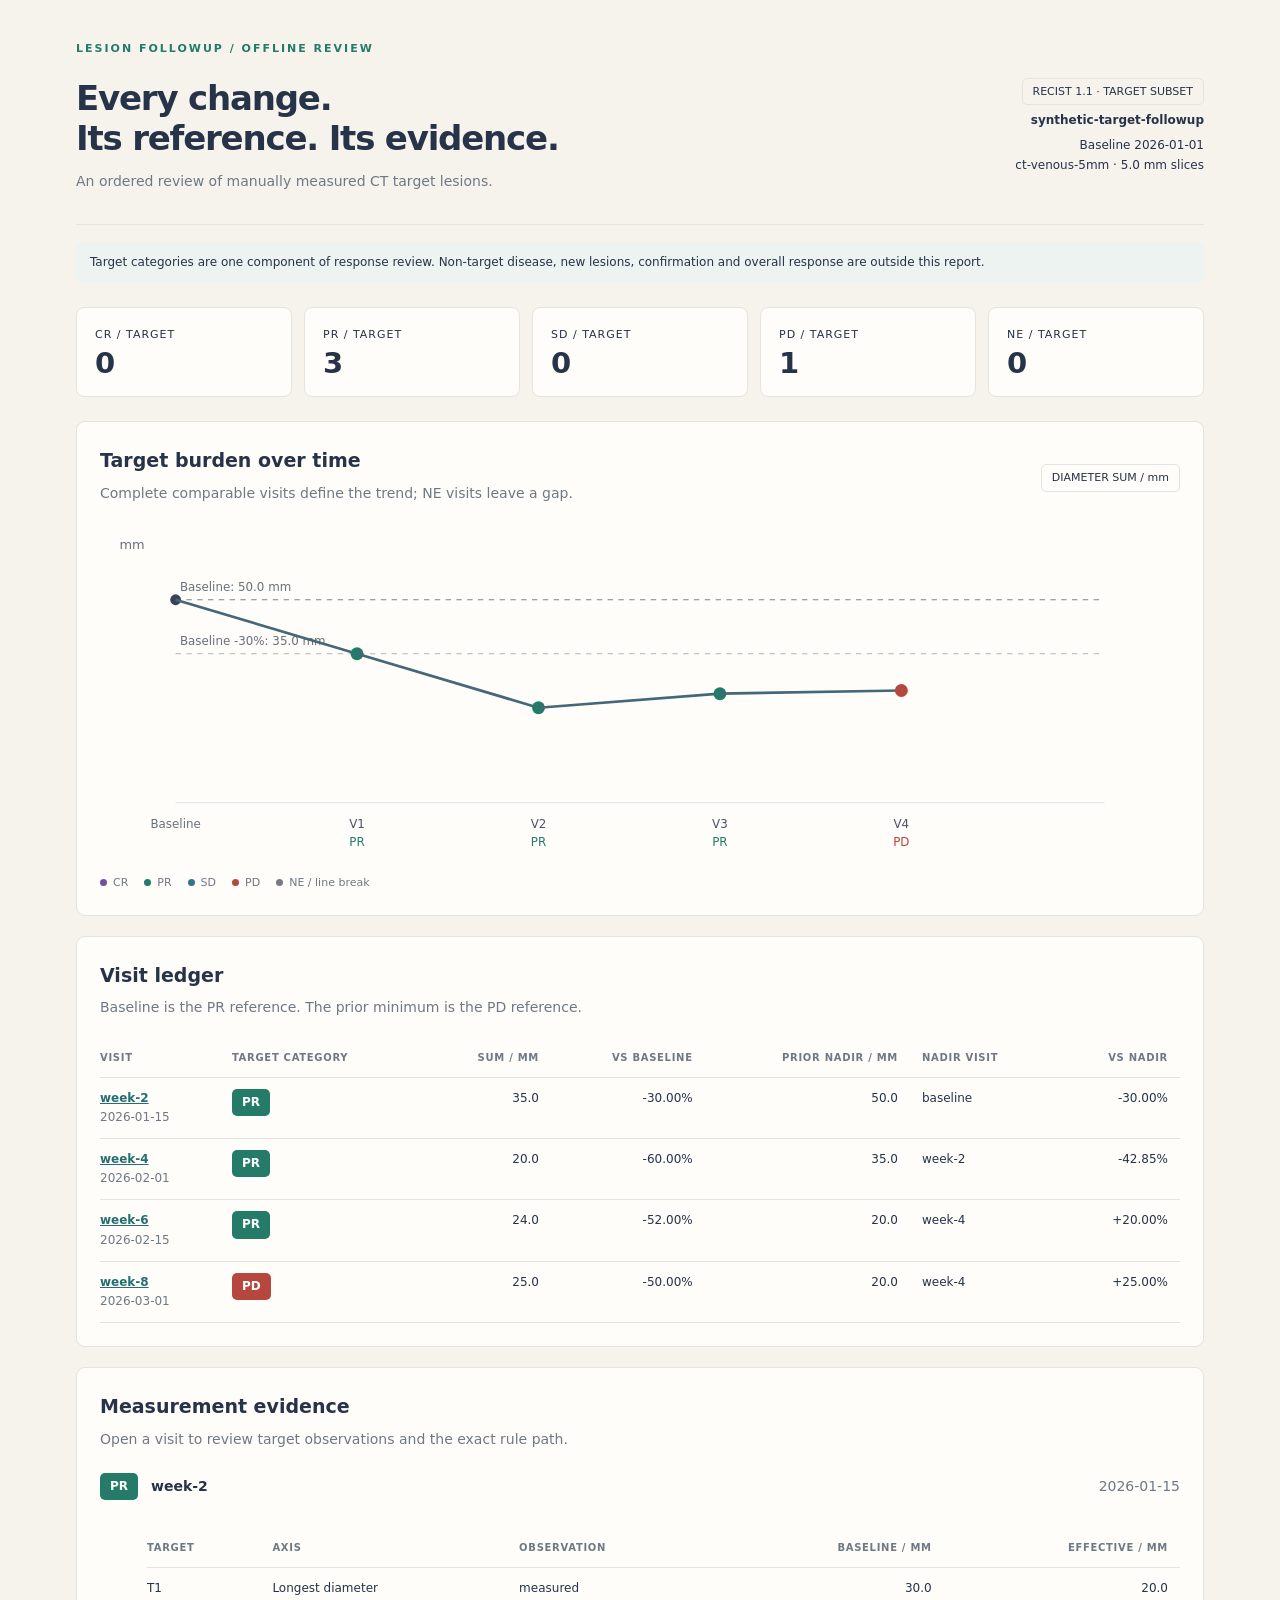
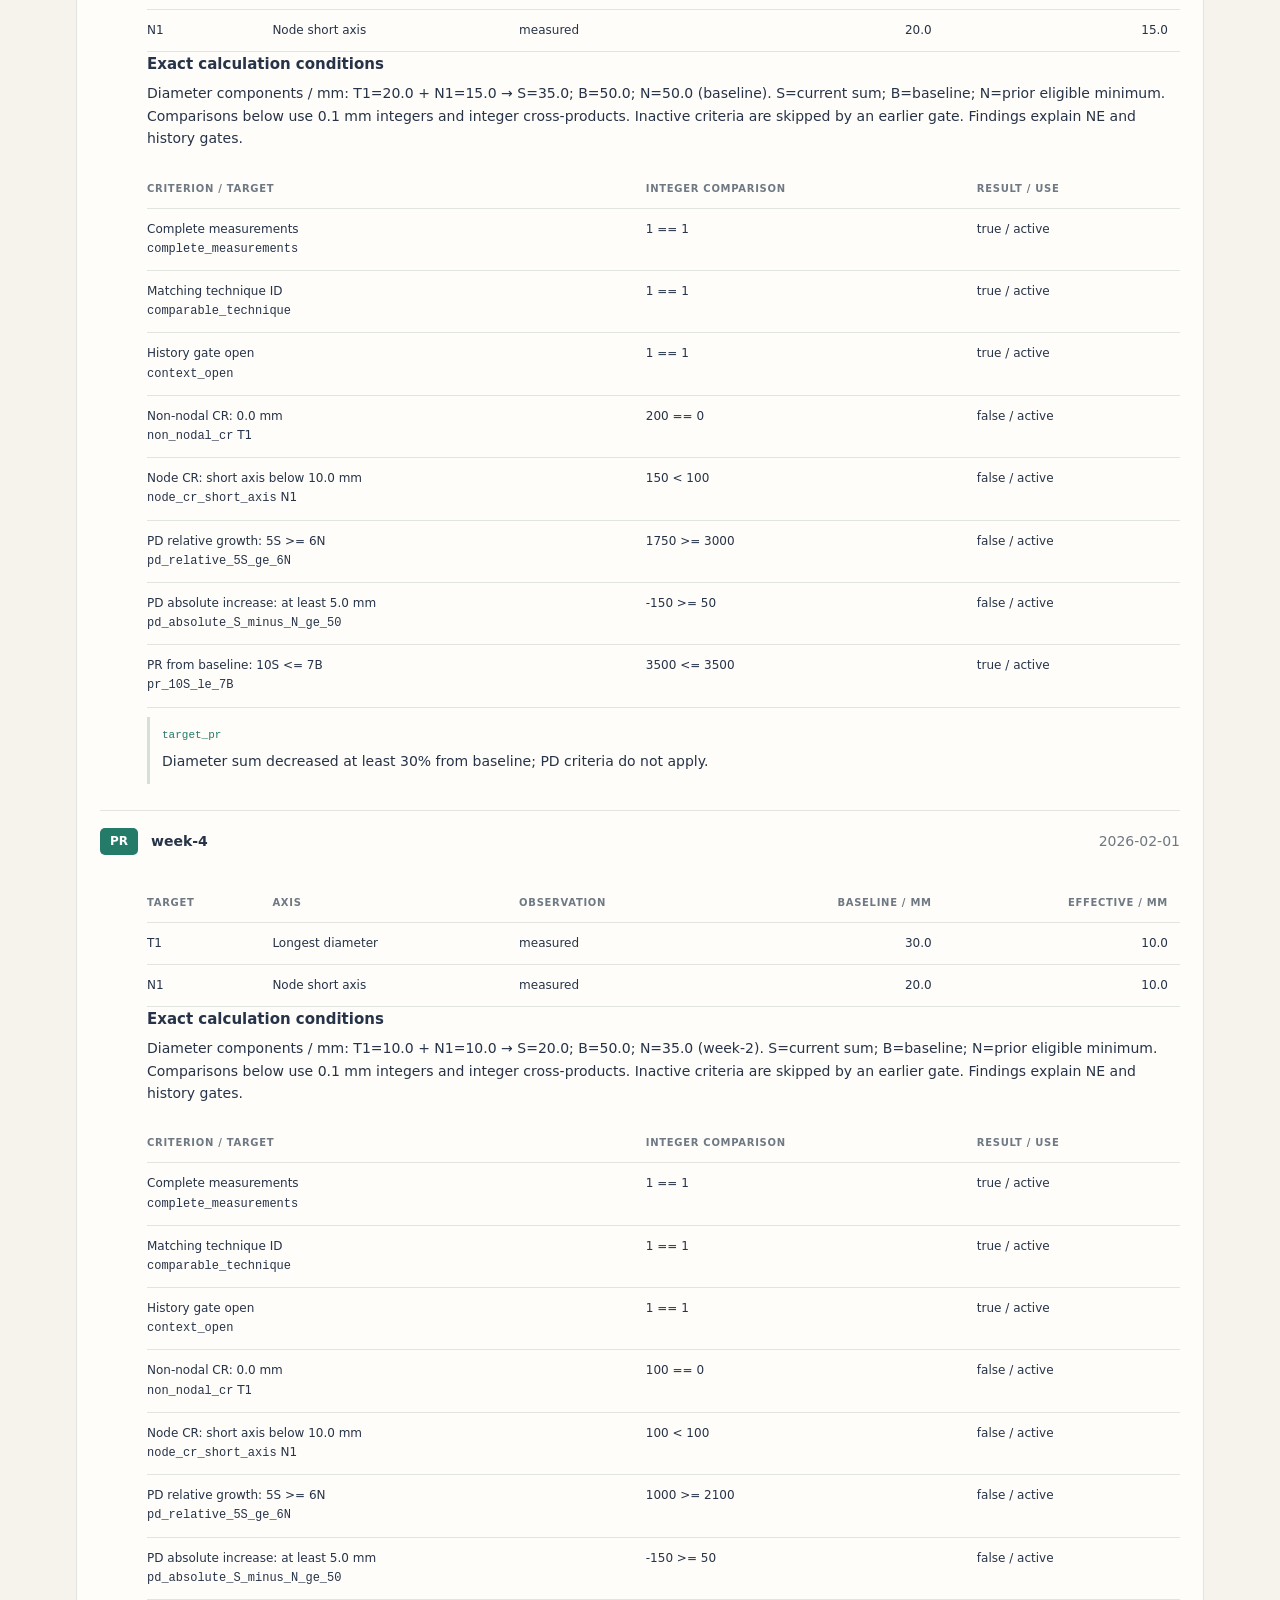
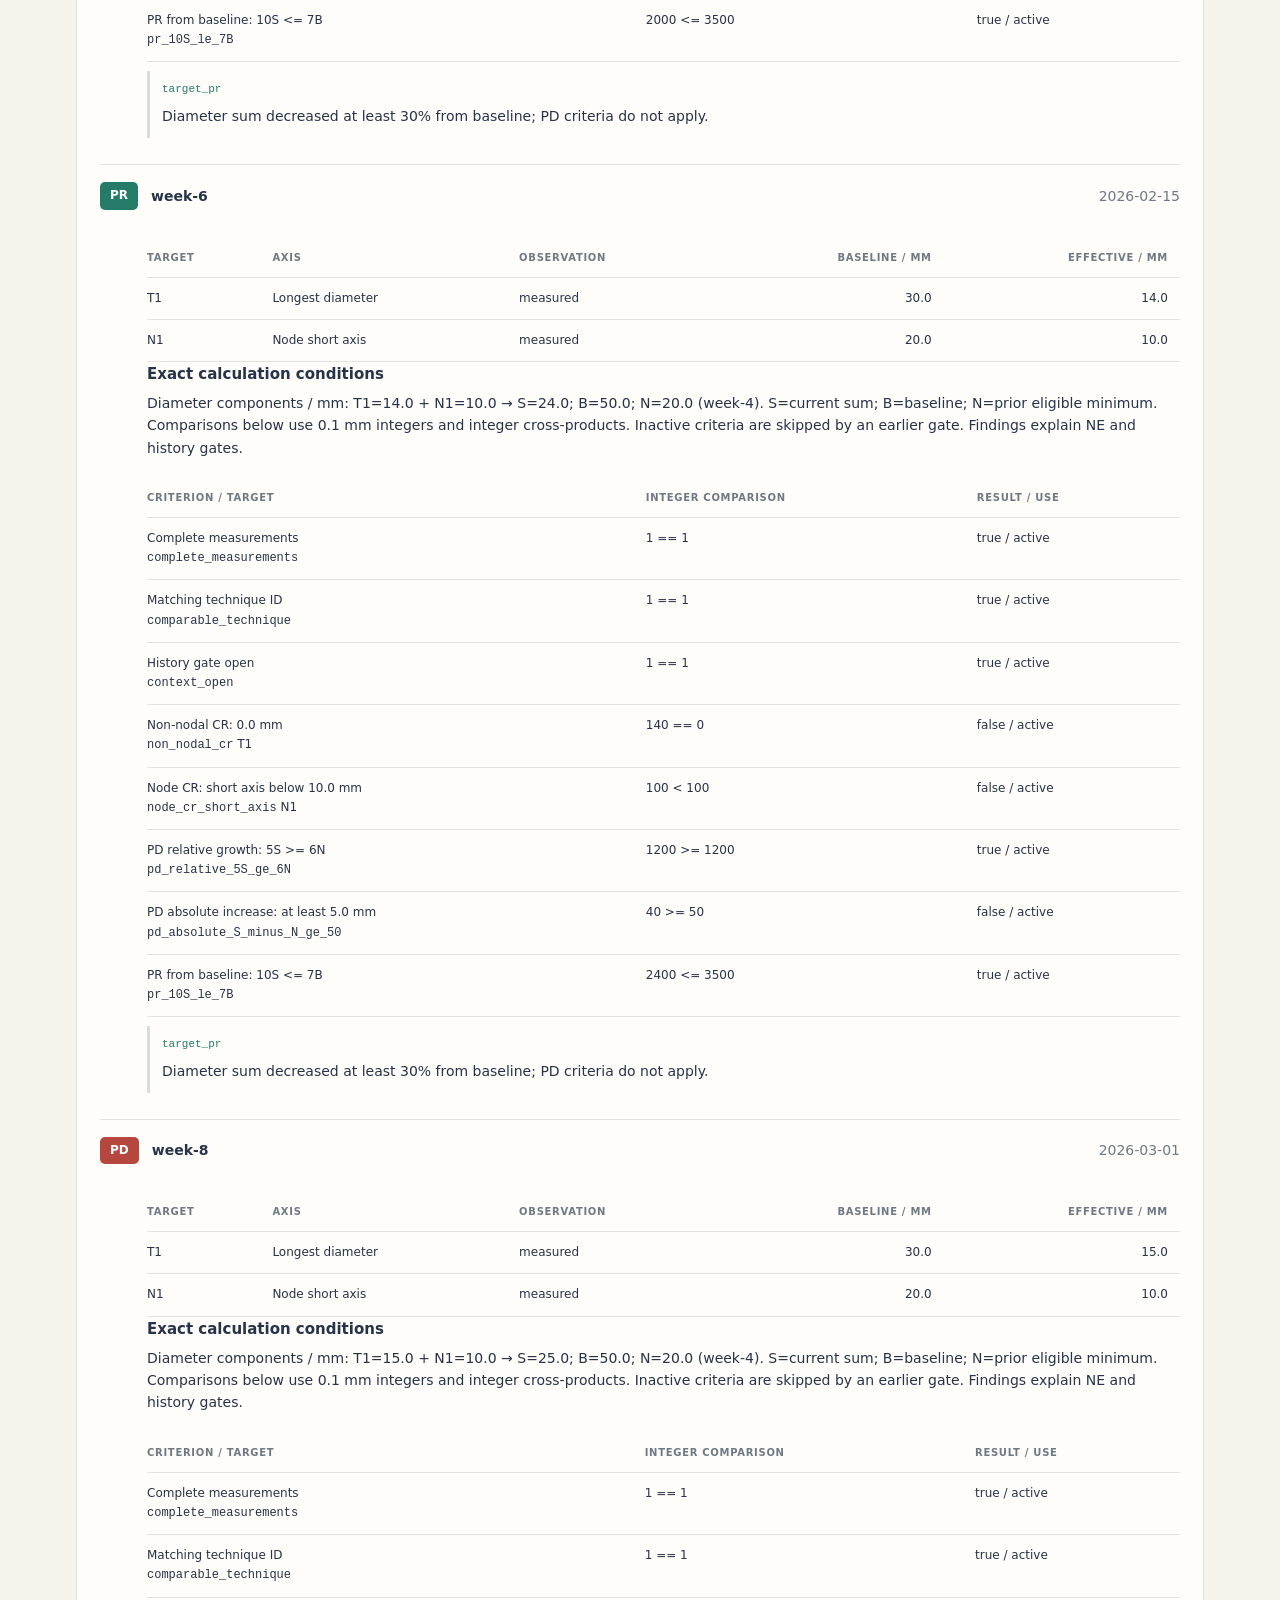
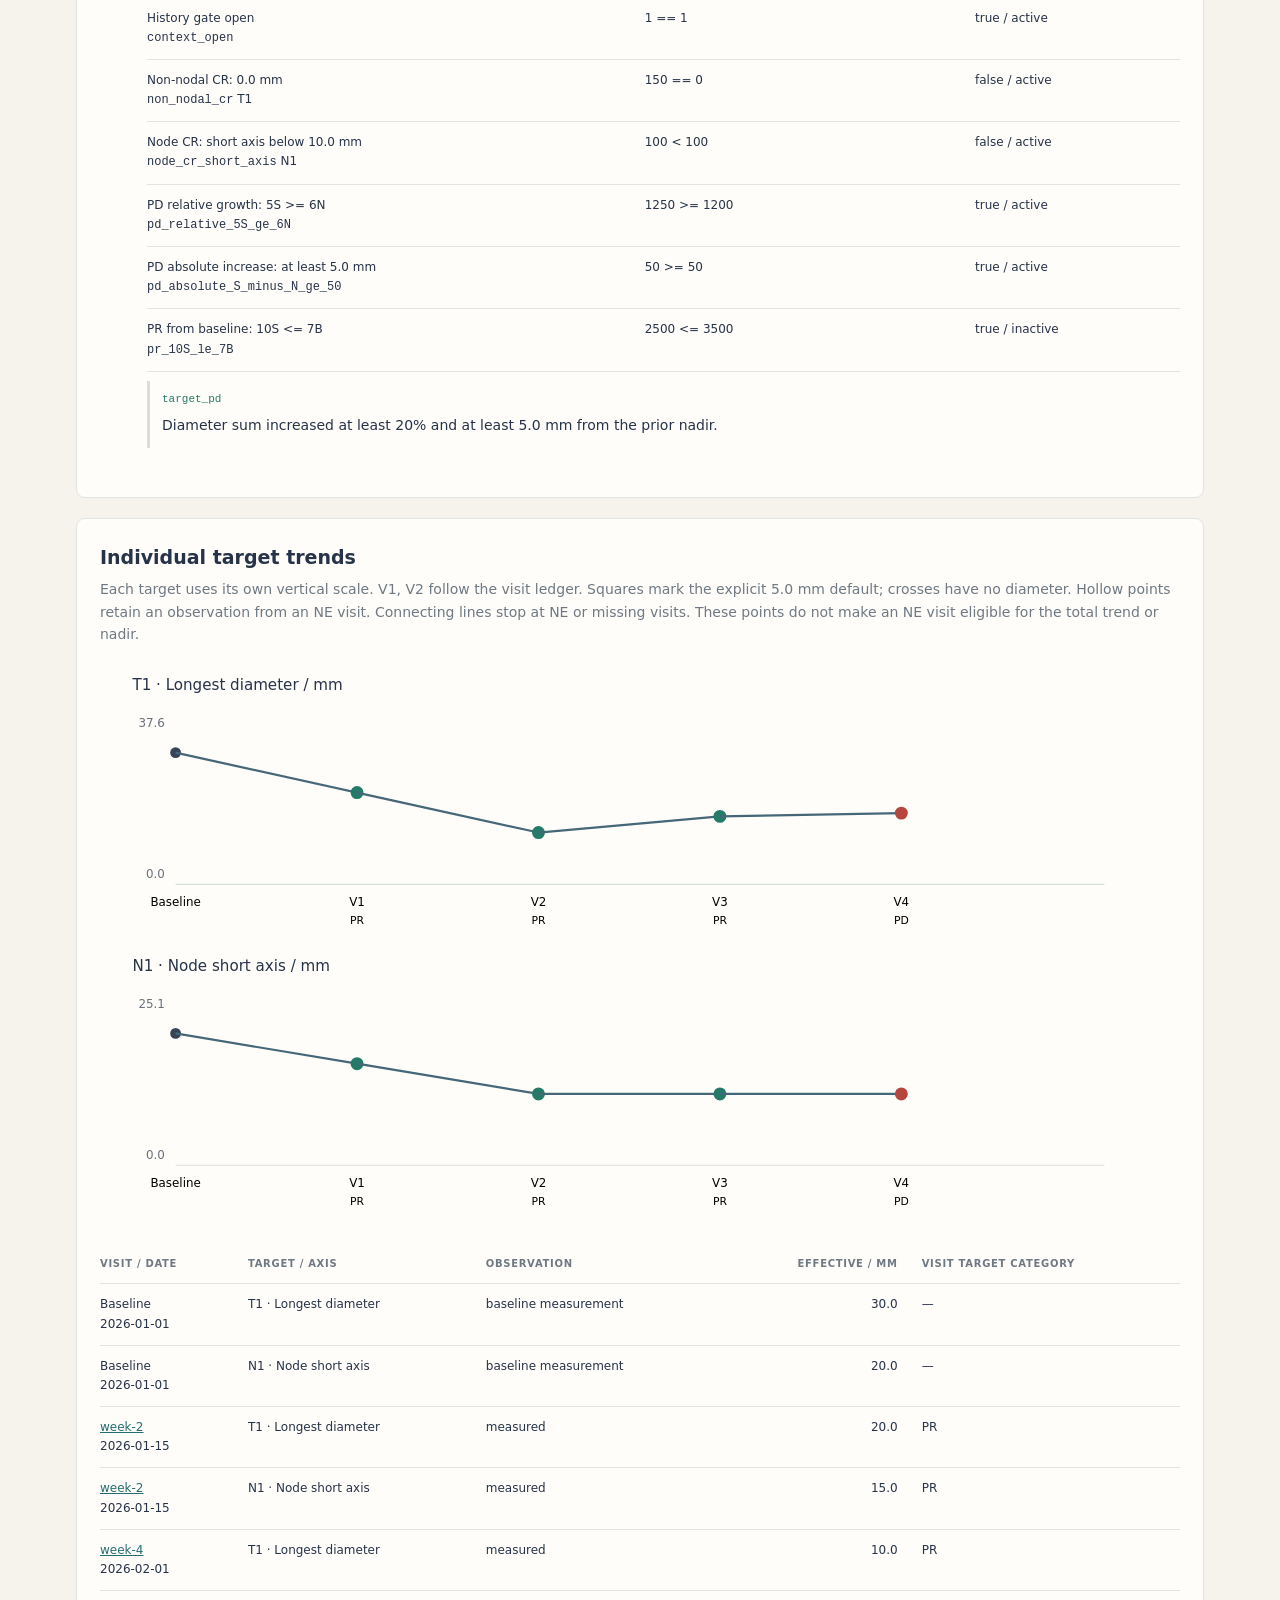
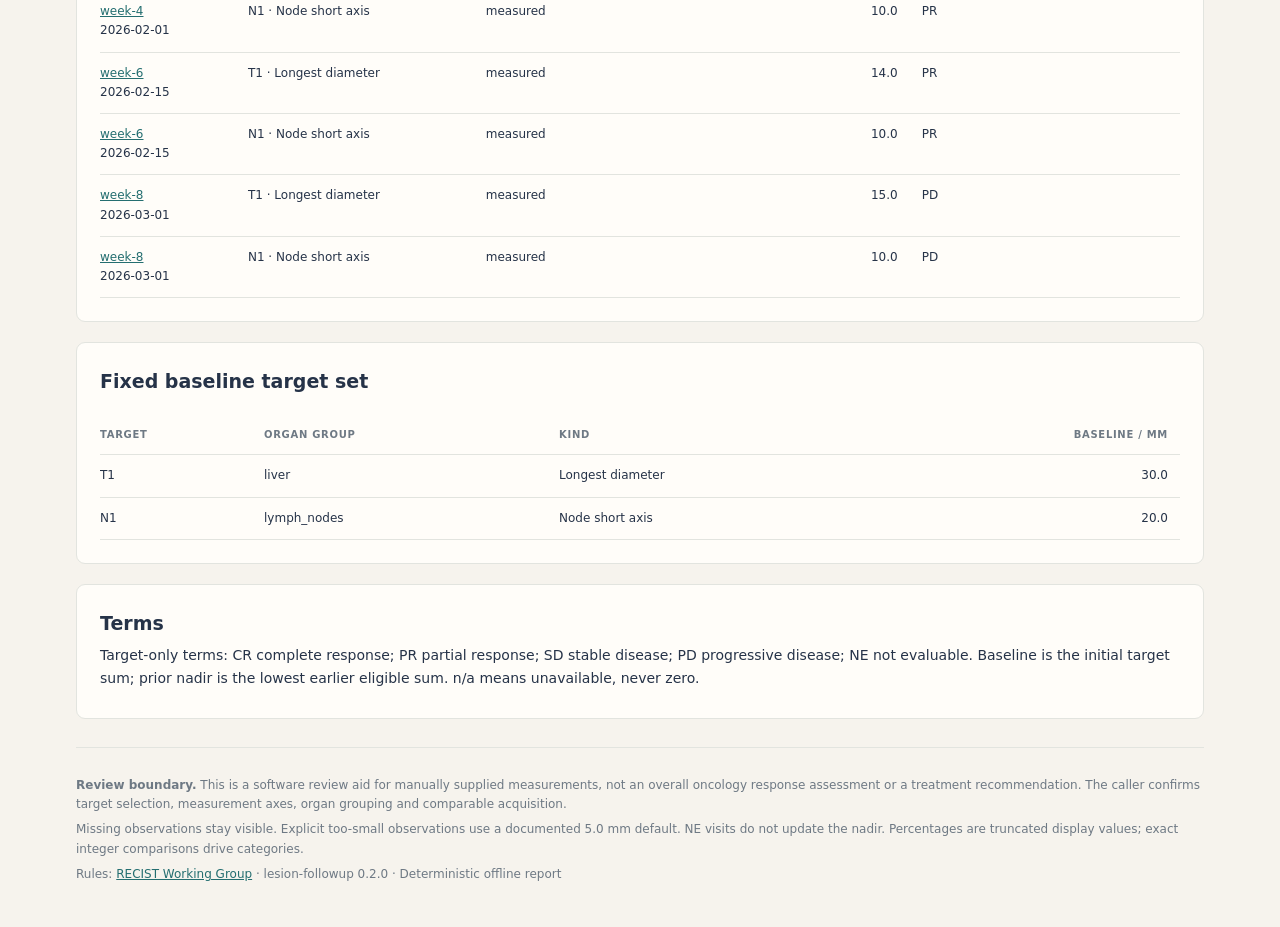
<file: examples/review.html>
<!doctype html><html lang="en"><head><meta charset="utf-8"><meta name="viewport" content="width=device-width,initial-scale=1"><meta http-equiv="Content-Security-Policy" content="default-src 'none'; style-src 'unsafe-inline'; img-src data:; base-uri 'none'; form-action 'none'"><title>Target-lesion review · synthetic-target-followup</title><style>:root{color-scheme:light;--ink:#263348;--muted:#6e7984;--paper:#f6f3ed;--line:#e2e4df}*{box-sizing:border-box}body{margin:0;background:var(--paper);color:var(--ink);font-family:system-ui,-apple-system,"Segoe UI",sans-serif;font-size:14px;line-height:1.6}.wrap{max-width:1200px;margin:auto;padding:40px 36px 70px}.brand{font-size:11px;letter-spacing:2px;font-weight:750;color:#247b68}.mast{display:flex;gap:30px;justify-content:space-between;align-items:start;padding:20px 0 26px;border-bottom:1px solid var(--line)}h1{font-size:34px;letter-spacing:-1.2px;line-height:1.18;margin:0 0 12px}h2{font-size:19px;margin:0 0 6px}h3{font-size:15px;margin:0}p{margin:6px 0}.muted{color:var(--muted)}.tag,.badge{display:inline-block;border:1px solid var(--line);border-radius:5px;padding:4px 10px;font-size:11px;white-space:nowrap}.badge{font-weight:750;border:0;color:white;font-size:12px}.cards{display:grid;grid-template-columns:repeat(5,1fr);gap:12px;margin:24px 0}.card{display:block;background:#fffdf9;border:1px solid var(--line);border-radius:8px;padding:14px 18px;color:inherit;text-decoration:none}.card strong{display:block;font-size:29px;line-height:1.3}.card small{font-size:11px;letter-spacing:1px}.panel{background:#fffdf9;border:1px solid var(--line);border-radius:9px;padding:23px;margin-top:20px}.panel-head{display:flex;justify-content:space-between;gap:12px;align-items:center}.chart svg{width:100%;height:auto;margin-top:12px}.table-scroll{overflow:auto}table{border-collapse:collapse;width:100%;font-size:12px;margin-top:14px}th{text-align:left;color:var(--muted);font-size:10px;letter-spacing:.7px;text-transform:uppercase;font-weight:650}td,th{padding:11px 12px;border-bottom:1px solid var(--line);vertical-align:top}td:first-child,th:first-child{padding-left:0}td.num,th.num{text-align:right;font-variant-numeric:tabular-nums;white-space:nowrap}a{color:#246e70}details{border-top:1px solid var(--line);padding:17px 0}details:first-of-type{border-top:0}summary{cursor:pointer;display:flex;align-items:center;gap:13px}summary .grow{flex:1}.details-inner{margin:15px 0 0 47px}.finding{border-left:3px solid #d8dfdb;padding:5px 12px;margin:9px 0}.finding code{font-size:11px;color:#247b68}.notes{font-size:12px;color:var(--muted);border-top:1px solid var(--line);padding-top:22px;margin-top:28px}.meta{font-size:12px;text-align:right;max-width:290px;overflow-wrap:anywhere}.legend{display:flex;flex-wrap:wrap;gap:16px;font-size:11px;color:var(--muted)}.legend span:before{content:"";display:inline-block;width:7px;height:7px;border-radius:50%;background:var(--c);margin-right:6px}.study-id{overflow-wrap:anywhere}.notice{font-size:12px;background:#edf3f0;border-radius:6px;padding:11px 14px;margin-top:17px}tr:target,details:target{background:#edf3f0}code{overflow-wrap:anywhere}@media(max-width:700px){.wrap{padding:24px 16px}.mast{display:block}h1{font-size:27px}.meta{text-align:left;margin-top:16px}.cards{gap:6px}.card{padding:10px}.card strong{font-size:23px}.panel{padding:15px}.details-inner{margin-left:0}.panel-head{display:block}}@media print{body{background:white}.wrap{padding:0;max-width:none}.panel{break-inside:avoid}.cards{margin:15px 0}details{break-inside:avoid}details::details-content{content-visibility:visible}summary{list-style:none}a{color:inherit;text-decoration:none}}</style></head><body><main class="wrap"><div class="brand">LESION FOLLOWUP / OFFLINE REVIEW</div><header class="mast"><div><h1>Every change.<br>Its reference. Its evidence.</h1><p class="muted">An ordered review of manually measured CT target lesions.</p></div><div class="meta"><span class="tag">RECIST 1.1 · TARGET SUBSET</span><p class="study-id"><strong>synthetic-target-followup</strong></p><p>Baseline 2026-01-01<br>ct-venous-5mm · 5.0 mm slices</p></div></header><div class="notice">Target categories are one component of response review. Non-target disease, new lesions, confirmation and overall response are outside this report.</div><nav class="cards" aria-label="Target category counts"><a class="card" href="#visits"><small>CR / TARGET</small><strong>0</strong></a><a class="card" href="#visit-0"><small>PR / TARGET</small><strong>3</strong></a><a class="card" href="#visits"><small>SD / TARGET</small><strong>0</strong></a><a class="card" href="#visit-3"><small>PD / TARGET</small><strong>1</strong></a><a class="card" href="#visits"><small>NE / TARGET</small><strong>0</strong></a></nav><section class="panel chart"><div class="panel-head"><div><h2>Target burden over time</h2><p class="muted">Complete comparable visits define the trend; NE visits leave a gap.</p></div><span class="tag">DIAMETER SUM / mm</span></div><svg xmlns="http://www.w3.org/2000/svg" viewBox="0 0 1000 320" role="img" aria-labelledby="chart-title chart-desc"><title id="chart-title">Target diameter sums</title><desc id="chart-desc">Baseline and ordered follow-up target sums. Not-evaluable visits break the line. The dashed lower guide is a 30 percent baseline reduction, not an overall-response threshold.</desc><rect width="1000" height="320" fill="#fffdf9"/><line x1="70" y1="72" x2="930" y2="72" stroke="#7c8390" stroke-dasharray="5 5"/><text x="74" y="64" fill="#68717c" font-size="11">Baseline: 50.0 mm</text><line x1="70" y1="122" x2="930" y2="122" stroke="#b1b7ba" stroke-dasharray="5 5"/><text x="74" y="114" fill="#68717c" font-size="11">Baseline -30%: 35.0 mm</text><line x1="70" y1="260" x2="930" y2="260" stroke="#d9dfe0"/><text x="18" y="25" fill="#68717c" font-size="12">mm</text><circle cx="70" cy="72" r="5" fill="#374357"/><text x="70" y="283" text-anchor="middle" font-size="11" fill="#68717c">Baseline</text><line x1="70" y1="72" x2="238" y2="122" stroke="#456778" stroke-width="2.5"/><circle cx="238" cy="122" r="6" fill="#247b68" tabindex="0"><title>week-2: 35.0 mm / PR</title></circle><text x="238" y="283" text-anchor="middle" fill="#485366" font-size="11">V1</text><text x="238" y="300" text-anchor="middle" fill="#247b68" font-size="11">PR</text><line x1="238" y1="122" x2="406" y2="172" stroke="#456778" stroke-width="2.5"/><circle cx="406" cy="172" r="6" fill="#247b68" tabindex="0"><title>week-4: 20.0 mm / PR</title></circle><text x="406" y="283" text-anchor="middle" fill="#485366" font-size="11">V2</text><text x="406" y="300" text-anchor="middle" fill="#247b68" font-size="11">PR</text><line x1="406" y1="172" x2="574" y2="159" stroke="#456778" stroke-width="2.5"/><circle cx="574" cy="159" r="6" fill="#247b68" tabindex="0"><title>week-6: 24.0 mm / PR</title></circle><text x="574" y="283" text-anchor="middle" fill="#485366" font-size="11">V3</text><text x="574" y="300" text-anchor="middle" fill="#247b68" font-size="11">PR</text><line x1="574" y1="159" x2="742" y2="156" stroke="#456778" stroke-width="2.5"/><circle cx="742" cy="156" r="6" fill="#b5473e" tabindex="0"><title>week-8: 25.0 mm / PD</title></circle><text x="742" y="283" text-anchor="middle" fill="#485366" font-size="11">V4</text><text x="742" y="300" text-anchor="middle" fill="#b5473e" font-size="11">PD</text></svg>
<div class="legend"><span style="--c:#6f4fa0">CR</span><span style="--c:#247b68">PR</span><span style="--c:#34748a">SD</span><span style="--c:#b5473e">PD</span><span style="--c:#787b83">NE / line break</span></div></section><section class="panel"><h2>Visit ledger</h2><p class="muted">Baseline is the PR reference. The prior minimum is the PD reference.</p><div class="table-scroll"><table><thead><tr><th>Visit</th><th>Target category</th><th class="num">Sum / mm</th><th class="num">vs baseline</th><th class="num">Prior nadir / mm</th><th>Nadir visit</th><th class="num">vs nadir</th></tr></thead><tbody><tr><td><a href="#visit-0"><strong>week-2</strong></a><br><span class="muted">2026-01-15</span></td><td><span class="badge" style="background:#247b68">PR</span></td><td class="num">35.0</td><td class="num">-30.00%</td><td class="num">50.0</td><td>baseline</td><td class="num">-30.00%</td></tr><tr><td><a href="#visit-1"><strong>week-4</strong></a><br><span class="muted">2026-02-01</span></td><td><span class="badge" style="background:#247b68">PR</span></td><td class="num">20.0</td><td class="num">-60.00%</td><td class="num">35.0</td><td>week-2</td><td class="num">-42.85%</td></tr><tr><td><a href="#visit-2"><strong>week-6</strong></a><br><span class="muted">2026-02-15</span></td><td><span class="badge" style="background:#247b68">PR</span></td><td class="num">24.0</td><td class="num">-52.00%</td><td class="num">20.0</td><td>week-4</td><td class="num">+20.00%</td></tr><tr><td><a href="#visit-3"><strong>week-8</strong></a><br><span class="muted">2026-03-01</span></td><td><span class="badge" style="background:#b5473e">PD</span></td><td class="num">25.0</td><td class="num">-50.00%</td><td class="num">20.0</td><td>week-4</td><td class="num">+25.00%</td></tr></tbody></table></div></section><section class="panel" id="visits"><h2>Measurement evidence</h2><p class="muted">Open a visit to review target observations and the exact rule path.</p><details id="visit-0" open><summary><span class="badge" style="background:#247b68">PR</span><strong class="grow">week-2</strong><span class="muted">2026-01-15</span></summary><div class="details-inner"><div class="table-scroll"><table><thead><tr><th>Target</th><th>Axis</th><th>Observation</th><th class="num">Baseline / mm</th><th class="num">Effective / mm</th></tr></thead><tbody><tr><td>T1</td><td>Longest diameter</td><td>measured</td><td class="num">30.0</td><td class="num">20.0</td></tr><tr><td>N1</td><td>Node short axis</td><td>measured</td><td class="num">20.0</td><td class="num">15.0</td></tr></tbody></table></div><h3>Exact calculation conditions</h3><p>Diameter components / mm: T1=20.0 + N1=15.0 → S=35.0; B=50.0; N=50.0 (baseline). S=current sum; B=baseline; N=prior eligible minimum. Comparisons below use 0.1 mm integers and integer cross-products. Inactive criteria are skipped by an earlier gate. Findings explain NE and history gates.</p><div class="table-scroll"><table><thead><tr><th>Criterion / target</th><th>Integer comparison</th><th>Result / use</th></tr></thead><tbody><tr><td>Complete measurements<br><code>complete_measurements</code> </td><td>1 == 1</td><td>true / active</td></tr><tr><td>Matching technique ID<br><code>comparable_technique</code> </td><td>1 == 1</td><td>true / active</td></tr><tr><td>History gate open<br><code>context_open</code> </td><td>1 == 1</td><td>true / active</td></tr><tr><td>Non-nodal CR: 0.0 mm<br><code>non_nodal_cr</code> T1</td><td>200 == 0</td><td>false / active</td></tr><tr><td>Node CR: short axis below 10.0 mm<br><code>node_cr_short_axis</code> N1</td><td>150 &lt; 100</td><td>false / active</td></tr><tr><td>PD relative growth: 5S &gt;= 6N<br><code>pd_relative_5S_ge_6N</code> </td><td>1750 &gt;= 3000</td><td>false / active</td></tr><tr><td>PD absolute increase: at least 5.0 mm<br><code>pd_absolute_S_minus_N_ge_50</code> </td><td>-150 &gt;= 50</td><td>false / active</td></tr><tr><td>PR from baseline: 10S &lt;= 7B<br><code>pr_10S_le_7B</code> </td><td>3500 &lt;= 3500</td><td>true / active</td></tr></tbody></table></div><div class="finding"><code>target_pr</code><p>Diameter sum decreased at least 30% from baseline; PD criteria do not apply.</p></div></div></details><details id="visit-1" open><summary><span class="badge" style="background:#247b68">PR</span><strong class="grow">week-4</strong><span class="muted">2026-02-01</span></summary><div class="details-inner"><div class="table-scroll"><table><thead><tr><th>Target</th><th>Axis</th><th>Observation</th><th class="num">Baseline / mm</th><th class="num">Effective / mm</th></tr></thead><tbody><tr><td>T1</td><td>Longest diameter</td><td>measured</td><td class="num">30.0</td><td class="num">10.0</td></tr><tr><td>N1</td><td>Node short axis</td><td>measured</td><td class="num">20.0</td><td class="num">10.0</td></tr></tbody></table></div><h3>Exact calculation conditions</h3><p>Diameter components / mm: T1=10.0 + N1=10.0 → S=20.0; B=50.0; N=35.0 (week-2). S=current sum; B=baseline; N=prior eligible minimum. Comparisons below use 0.1 mm integers and integer cross-products. Inactive criteria are skipped by an earlier gate. Findings explain NE and history gates.</p><div class="table-scroll"><table><thead><tr><th>Criterion / target</th><th>Integer comparison</th><th>Result / use</th></tr></thead><tbody><tr><td>Complete measurements<br><code>complete_measurements</code> </td><td>1 == 1</td><td>true / active</td></tr><tr><td>Matching technique ID<br><code>comparable_technique</code> </td><td>1 == 1</td><td>true / active</td></tr><tr><td>History gate open<br><code>context_open</code> </td><td>1 == 1</td><td>true / active</td></tr><tr><td>Non-nodal CR: 0.0 mm<br><code>non_nodal_cr</code> T1</td><td>100 == 0</td><td>false / active</td></tr><tr><td>Node CR: short axis below 10.0 mm<br><code>node_cr_short_axis</code> N1</td><td>100 &lt; 100</td><td>false / active</td></tr><tr><td>PD relative growth: 5S &gt;= 6N<br><code>pd_relative_5S_ge_6N</code> </td><td>1000 &gt;= 2100</td><td>false / active</td></tr><tr><td>PD absolute increase: at least 5.0 mm<br><code>pd_absolute_S_minus_N_ge_50</code> </td><td>-150 &gt;= 50</td><td>false / active</td></tr><tr><td>PR from baseline: 10S &lt;= 7B<br><code>pr_10S_le_7B</code> </td><td>2000 &lt;= 3500</td><td>true / active</td></tr></tbody></table></div><div class="finding"><code>target_pr</code><p>Diameter sum decreased at least 30% from baseline; PD criteria do not apply.</p></div></div></details><details id="visit-2" open><summary><span class="badge" style="background:#247b68">PR</span><strong class="grow">week-6</strong><span class="muted">2026-02-15</span></summary><div class="details-inner"><div class="table-scroll"><table><thead><tr><th>Target</th><th>Axis</th><th>Observation</th><th class="num">Baseline / mm</th><th class="num">Effective / mm</th></tr></thead><tbody><tr><td>T1</td><td>Longest diameter</td><td>measured</td><td class="num">30.0</td><td class="num">14.0</td></tr><tr><td>N1</td><td>Node short axis</td><td>measured</td><td class="num">20.0</td><td class="num">10.0</td></tr></tbody></table></div><h3>Exact calculation conditions</h3><p>Diameter components / mm: T1=14.0 + N1=10.0 → S=24.0; B=50.0; N=20.0 (week-4). S=current sum; B=baseline; N=prior eligible minimum. Comparisons below use 0.1 mm integers and integer cross-products. Inactive criteria are skipped by an earlier gate. Findings explain NE and history gates.</p><div class="table-scroll"><table><thead><tr><th>Criterion / target</th><th>Integer comparison</th><th>Result / use</th></tr></thead><tbody><tr><td>Complete measurements<br><code>complete_measurements</code> </td><td>1 == 1</td><td>true / active</td></tr><tr><td>Matching technique ID<br><code>comparable_technique</code> </td><td>1 == 1</td><td>true / active</td></tr><tr><td>History gate open<br><code>context_open</code> </td><td>1 == 1</td><td>true / active</td></tr><tr><td>Non-nodal CR: 0.0 mm<br><code>non_nodal_cr</code> T1</td><td>140 == 0</td><td>false / active</td></tr><tr><td>Node CR: short axis below 10.0 mm<br><code>node_cr_short_axis</code> N1</td><td>100 &lt; 100</td><td>false / active</td></tr><tr><td>PD relative growth: 5S &gt;= 6N<br><code>pd_relative_5S_ge_6N</code> </td><td>1200 &gt;= 1200</td><td>true / active</td></tr><tr><td>PD absolute increase: at least 5.0 mm<br><code>pd_absolute_S_minus_N_ge_50</code> </td><td>40 &gt;= 50</td><td>false / active</td></tr><tr><td>PR from baseline: 10S &lt;= 7B<br><code>pr_10S_le_7B</code> </td><td>2400 &lt;= 3500</td><td>true / active</td></tr></tbody></table></div><div class="finding"><code>target_pr</code><p>Diameter sum decreased at least 30% from baseline; PD criteria do not apply.</p></div></div></details><details id="visit-3" open><summary><span class="badge" style="background:#b5473e">PD</span><strong class="grow">week-8</strong><span class="muted">2026-03-01</span></summary><div class="details-inner"><div class="table-scroll"><table><thead><tr><th>Target</th><th>Axis</th><th>Observation</th><th class="num">Baseline / mm</th><th class="num">Effective / mm</th></tr></thead><tbody><tr><td>T1</td><td>Longest diameter</td><td>measured</td><td class="num">30.0</td><td class="num">15.0</td></tr><tr><td>N1</td><td>Node short axis</td><td>measured</td><td class="num">20.0</td><td class="num">10.0</td></tr></tbody></table></div><h3>Exact calculation conditions</h3><p>Diameter components / mm: T1=15.0 + N1=10.0 → S=25.0; B=50.0; N=20.0 (week-4). S=current sum; B=baseline; N=prior eligible minimum. Comparisons below use 0.1 mm integers and integer cross-products. Inactive criteria are skipped by an earlier gate. Findings explain NE and history gates.</p><div class="table-scroll"><table><thead><tr><th>Criterion / target</th><th>Integer comparison</th><th>Result / use</th></tr></thead><tbody><tr><td>Complete measurements<br><code>complete_measurements</code> </td><td>1 == 1</td><td>true / active</td></tr><tr><td>Matching technique ID<br><code>comparable_technique</code> </td><td>1 == 1</td><td>true / active</td></tr><tr><td>History gate open<br><code>context_open</code> </td><td>1 == 1</td><td>true / active</td></tr><tr><td>Non-nodal CR: 0.0 mm<br><code>non_nodal_cr</code> T1</td><td>150 == 0</td><td>false / active</td></tr><tr><td>Node CR: short axis below 10.0 mm<br><code>node_cr_short_axis</code> N1</td><td>100 &lt; 100</td><td>false / active</td></tr><tr><td>PD relative growth: 5S &gt;= 6N<br><code>pd_relative_5S_ge_6N</code> </td><td>1250 &gt;= 1200</td><td>true / active</td></tr><tr><td>PD absolute increase: at least 5.0 mm<br><code>pd_absolute_S_minus_N_ge_50</code> </td><td>50 &gt;= 50</td><td>true / active</td></tr><tr><td>PR from baseline: 10S &lt;= 7B<br><code>pr_10S_le_7B</code> </td><td>2500 &lt;= 3500</td><td>true / inactive</td></tr></tbody></table></div><div class="finding"><code>target_pd</code><p>Diameter sum increased at least 20% and at least 5.0 mm from the prior nadir.</p></div></div></details></section><section class="panel chart" id="lesion-trends"><h2>Individual target trends</h2><p class="muted">Each target uses its own vertical scale. V1, V2 follow the visit ledger. Squares mark the explicit 5.0 mm default; crosses have no diameter. Hollow points retain an observation from an NE visit. Connecting lines stop at NE or missing visits. These points do not make an NE visit eligible for the total trend or nadir.</p><svg xmlns="http://www.w3.org/2000/svg" viewBox="0 0 1000 520" role="img" aria-labelledby="lesion-trends-title"><title id="lesion-trends-title">Individual target observations</title><g data-lesion-id="T1"><text x="30" y="25" font-size="14" fill="#263348">T1 · Longest diameter / mm</text><line x1="70" y1="205" x2="930" y2="205" stroke="#d9dfe0"/><text x="60" y="59" text-anchor="end" font-size="11" fill="#68717c">37.6</text><text x="60" y="199" text-anchor="end" font-size="11" fill="#68717c">0.0</text><circle data-state="baseline" cx="70" cy="83" r="5" fill="#374357"><title>Baseline: 30.0 mm</title></circle><text x="70" y="225" text-anchor="middle" font-size="11">Baseline</text><line x1="70" y1="83" x2="238" y2="120" stroke="#456778" stroke-width="2"/><circle data-visit-id="week-2" data-state="measured" data-visit-response="PR" data-effective-mm="20.0" cx="238" cy="120" r="5" fill="#247b68" stroke="#247b68" stroke-width="2"><title>week-2 · measured · Visit target category: PR: 20.0 mm</title></circle><text x="238" y="225" text-anchor="middle" font-size="11">V1</text><text x="238" y="242" text-anchor="middle" font-size="10">PR</text><line x1="238" y1="120" x2="406" y2="157" stroke="#456778" stroke-width="2"/><circle data-visit-id="week-4" data-state="measured" data-visit-response="PR" data-effective-mm="10.0" cx="406" cy="157" r="5" fill="#247b68" stroke="#247b68" stroke-width="2"><title>week-4 · measured · Visit target category: PR: 10.0 mm</title></circle><text x="406" y="225" text-anchor="middle" font-size="11">V2</text><text x="406" y="242" text-anchor="middle" font-size="10">PR</text><line x1="406" y1="157" x2="574" y2="142" stroke="#456778" stroke-width="2"/><circle data-visit-id="week-6" data-state="measured" data-visit-response="PR" data-effective-mm="14.0" cx="574" cy="142" r="5" fill="#247b68" stroke="#247b68" stroke-width="2"><title>week-6 · measured · Visit target category: PR: 14.0 mm</title></circle><text x="574" y="225" text-anchor="middle" font-size="11">V3</text><text x="574" y="242" text-anchor="middle" font-size="10">PR</text><line x1="574" y1="142" x2="742" y2="139" stroke="#456778" stroke-width="2"/><circle data-visit-id="week-8" data-state="measured" data-visit-response="PD" data-effective-mm="15.0" cx="742" cy="139" r="5" fill="#b5473e" stroke="#b5473e" stroke-width="2"><title>week-8 · measured · Visit target category: PD: 15.0 mm</title></circle><text x="742" y="225" text-anchor="middle" font-size="11">V4</text><text x="742" y="242" text-anchor="middle" font-size="10">PD</text></g><g data-lesion-id="N1"><text x="30" y="285" font-size="14" fill="#263348">N1 · Node short axis / mm</text><line x1="70" y1="465" x2="930" y2="465" stroke="#d9dfe0"/><text x="60" y="319" text-anchor="end" font-size="11" fill="#68717c">25.1</text><text x="60" y="459" text-anchor="end" font-size="11" fill="#68717c">0.0</text><circle data-state="baseline" cx="70" cy="343" r="5" fill="#374357"><title>Baseline: 20.0 mm</title></circle><text x="70" y="485" text-anchor="middle" font-size="11">Baseline</text><line x1="70" y1="343" x2="238" y2="371" stroke="#456778" stroke-width="2"/><circle data-visit-id="week-2" data-state="measured" data-visit-response="PR" data-effective-mm="15.0" cx="238" cy="371" r="5" fill="#247b68" stroke="#247b68" stroke-width="2"><title>week-2 · measured · Visit target category: PR: 15.0 mm</title></circle><text x="238" y="485" text-anchor="middle" font-size="11">V1</text><text x="238" y="502" text-anchor="middle" font-size="10">PR</text><line x1="238" y1="371" x2="406" y2="399" stroke="#456778" stroke-width="2"/><circle data-visit-id="week-4" data-state="measured" data-visit-response="PR" data-effective-mm="10.0" cx="406" cy="399" r="5" fill="#247b68" stroke="#247b68" stroke-width="2"><title>week-4 · measured · Visit target category: PR: 10.0 mm</title></circle><text x="406" y="485" text-anchor="middle" font-size="11">V2</text><text x="406" y="502" text-anchor="middle" font-size="10">PR</text><line x1="406" y1="399" x2="574" y2="399" stroke="#456778" stroke-width="2"/><circle data-visit-id="week-6" data-state="measured" data-visit-response="PR" data-effective-mm="10.0" cx="574" cy="399" r="5" fill="#247b68" stroke="#247b68" stroke-width="2"><title>week-6 · measured · Visit target category: PR: 10.0 mm</title></circle><text x="574" y="485" text-anchor="middle" font-size="11">V3</text><text x="574" y="502" text-anchor="middle" font-size="10">PR</text><line x1="574" y1="399" x2="742" y2="399" stroke="#456778" stroke-width="2"/><circle data-visit-id="week-8" data-state="measured" data-visit-response="PD" data-effective-mm="10.0" cx="742" cy="399" r="5" fill="#b5473e" stroke="#b5473e" stroke-width="2"><title>week-8 · measured · Visit target category: PD: 10.0 mm</title></circle><text x="742" y="485" text-anchor="middle" font-size="11">V4</text><text x="742" y="502" text-anchor="middle" font-size="10">PD</text></g></svg>
<div class="table-scroll"><table><thead><tr><th>Visit / date</th><th>Target / axis</th><th>Observation</th><th class="num">Effective / mm</th><th>Visit target category</th></tr></thead><tbody><tr><td>Baseline<br>2026-01-01</td><td>T1 · Longest diameter</td><td>baseline measurement</td><td class="num">30.0</td><td>—</td></tr><tr><td>Baseline<br>2026-01-01</td><td>N1 · Node short axis</td><td>baseline measurement</td><td class="num">20.0</td><td>—</td></tr><tr><td><a href="#visit-0">week-2</a><br>2026-01-15</td><td>T1 · Longest diameter</td><td>measured</td><td class="num">20.0</td><td>PR</td></tr><tr><td><a href="#visit-0">week-2</a><br>2026-01-15</td><td>N1 · Node short axis</td><td>measured</td><td class="num">15.0</td><td>PR</td></tr><tr><td><a href="#visit-1">week-4</a><br>2026-02-01</td><td>T1 · Longest diameter</td><td>measured</td><td class="num">10.0</td><td>PR</td></tr><tr><td><a href="#visit-1">week-4</a><br>2026-02-01</td><td>N1 · Node short axis</td><td>measured</td><td class="num">10.0</td><td>PR</td></tr><tr><td><a href="#visit-2">week-6</a><br>2026-02-15</td><td>T1 · Longest diameter</td><td>measured</td><td class="num">14.0</td><td>PR</td></tr><tr><td><a href="#visit-2">week-6</a><br>2026-02-15</td><td>N1 · Node short axis</td><td>measured</td><td class="num">10.0</td><td>PR</td></tr><tr><td><a href="#visit-3">week-8</a><br>2026-03-01</td><td>T1 · Longest diameter</td><td>measured</td><td class="num">15.0</td><td>PD</td></tr><tr><td><a href="#visit-3">week-8</a><br>2026-03-01</td><td>N1 · Node short axis</td><td>measured</td><td class="num">10.0</td><td>PD</td></tr></tbody></table></div></section><section class="panel"><h2>Fixed baseline target set</h2><div class="table-scroll"><table><thead><tr><th>Target</th><th>Organ group</th><th>Kind</th><th class="num">Baseline / mm</th></tr></thead><tbody><tr><td>T1</td><td>liver</td><td>Longest diameter</td><td class="num">30.0</td></tr><tr><td>N1</td><td>lymph_nodes</td><td>Node short axis</td><td class="num">20.0</td></tr></tbody></table></div></section><section class="panel"><h2>Terms</h2><p>Target-only terms: CR complete response; PR partial response; SD stable disease; PD progressive disease; NE not evaluable. Baseline is the initial target sum; prior nadir is the lowest earlier eligible sum. n/a means unavailable, never zero.</p></section><footer class="notes"><p><strong>Review boundary.</strong> This is a software review aid for manually supplied measurements, not an overall oncology response assessment or a treatment recommendation. The caller confirms target selection, measurement axes, organ grouping and comparable acquisition.</p><p>Missing observations stay visible. Explicit too-small observations use a documented 5.0 mm default. NE visits do not update the nadir. Percentages are truncated display values; exact integer comparisons drive categories.</p><p>Rules: <a href="https://recist.eortc.org/recist-1-1/">RECIST Working Group</a> · lesion-followup 0.2.0 · Deterministic offline report</p></footer></main></body></html>
</file>
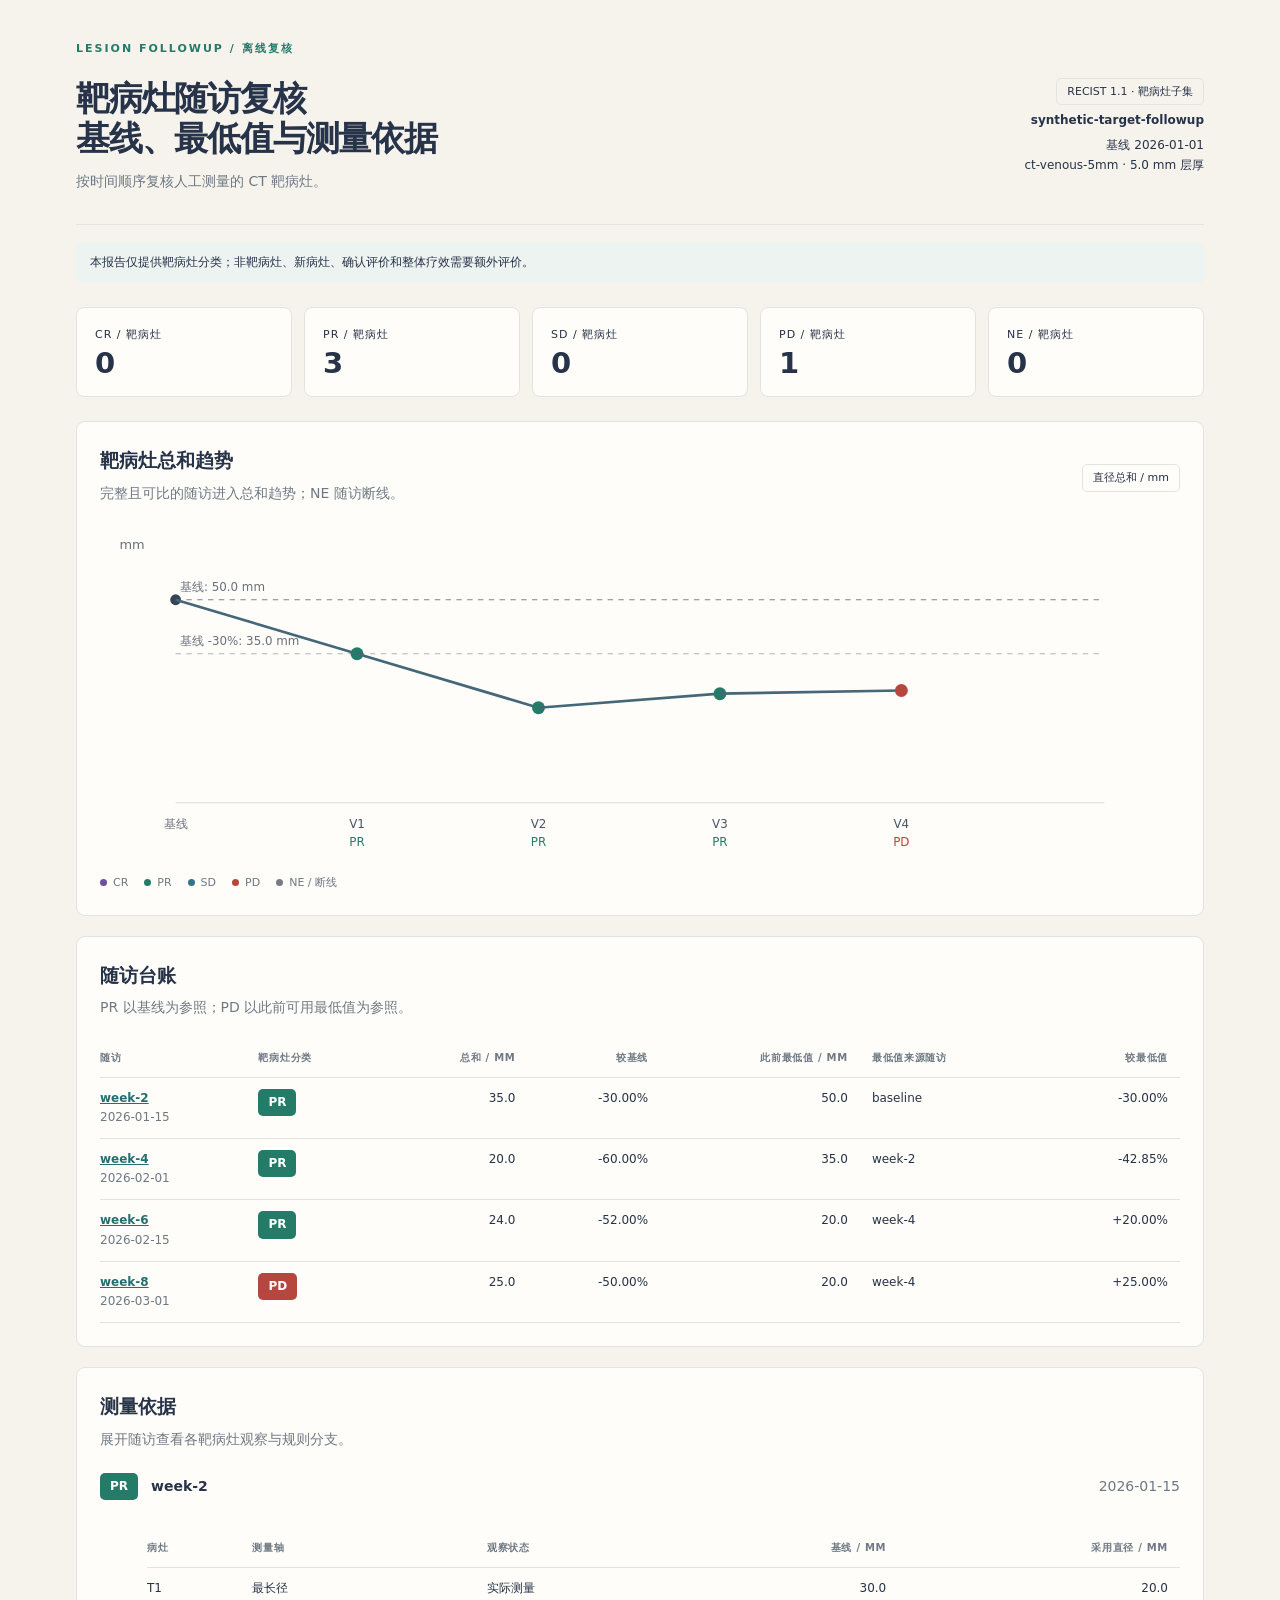
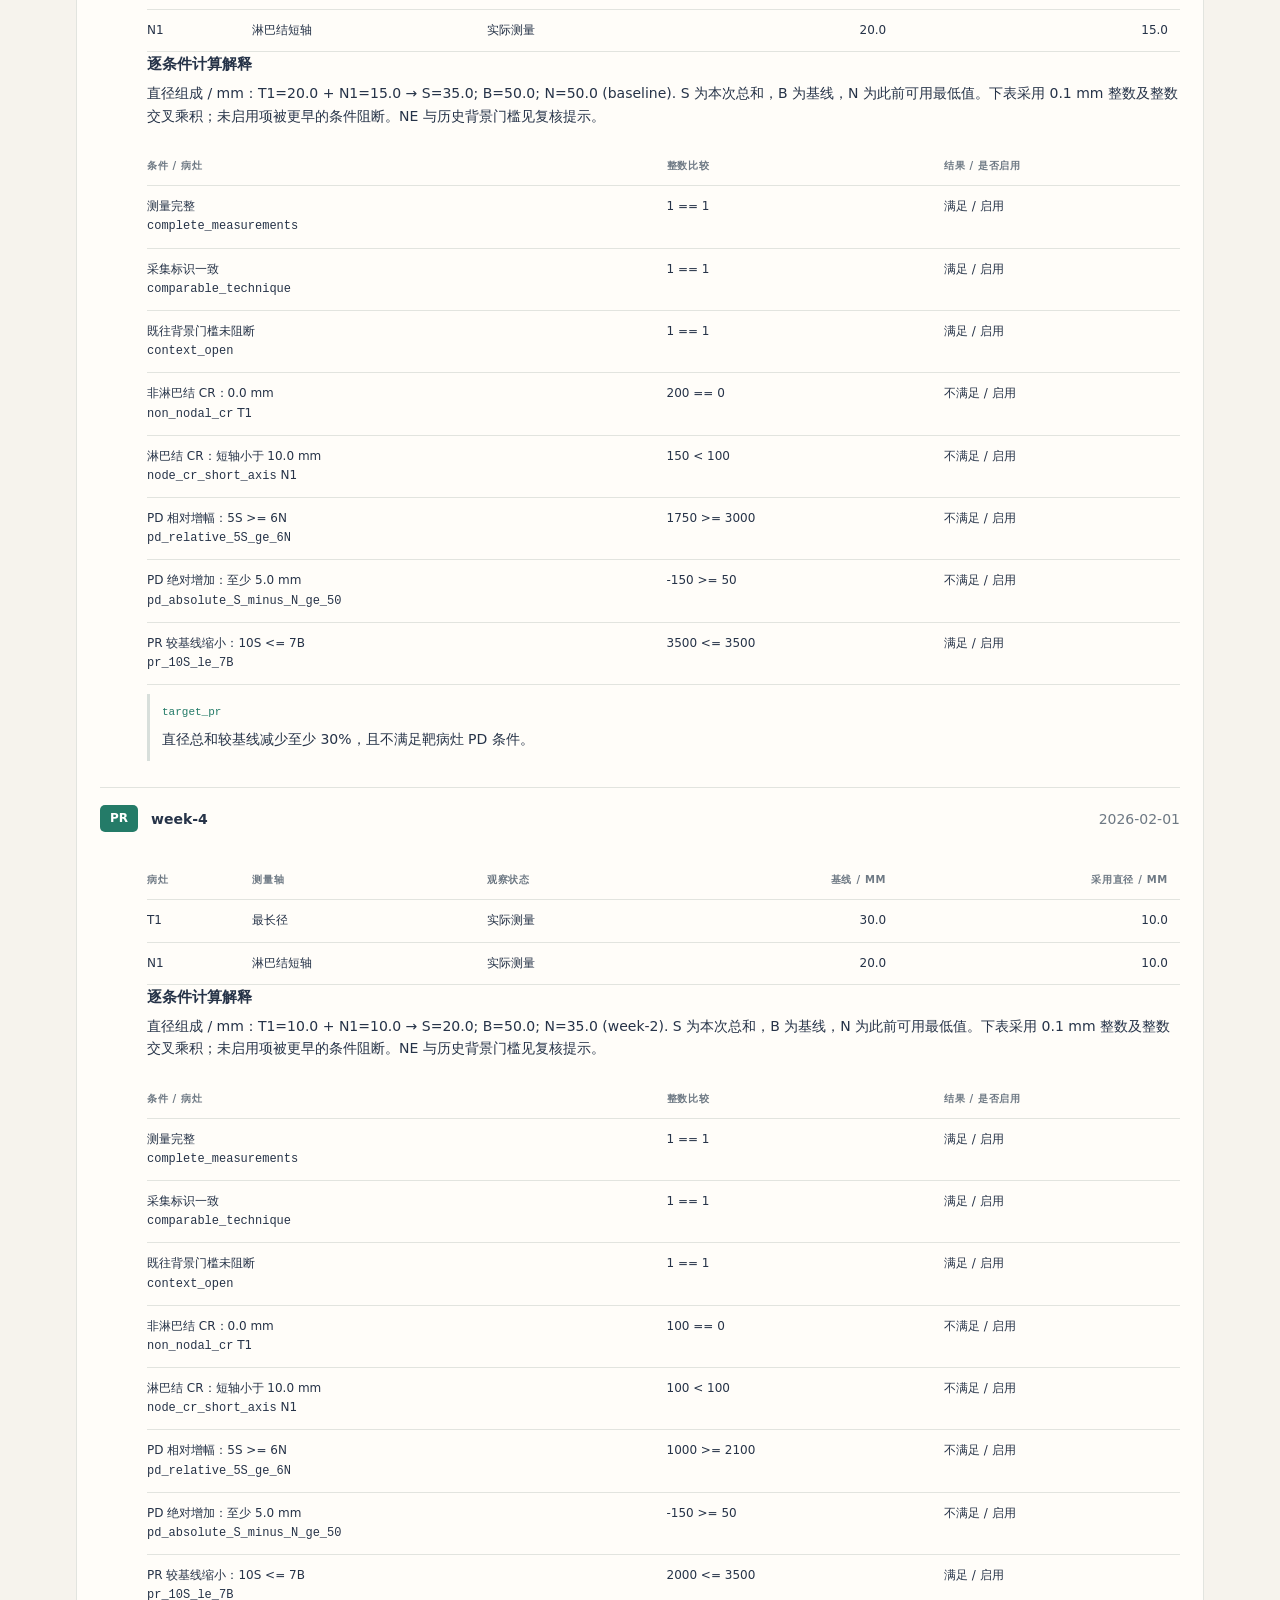
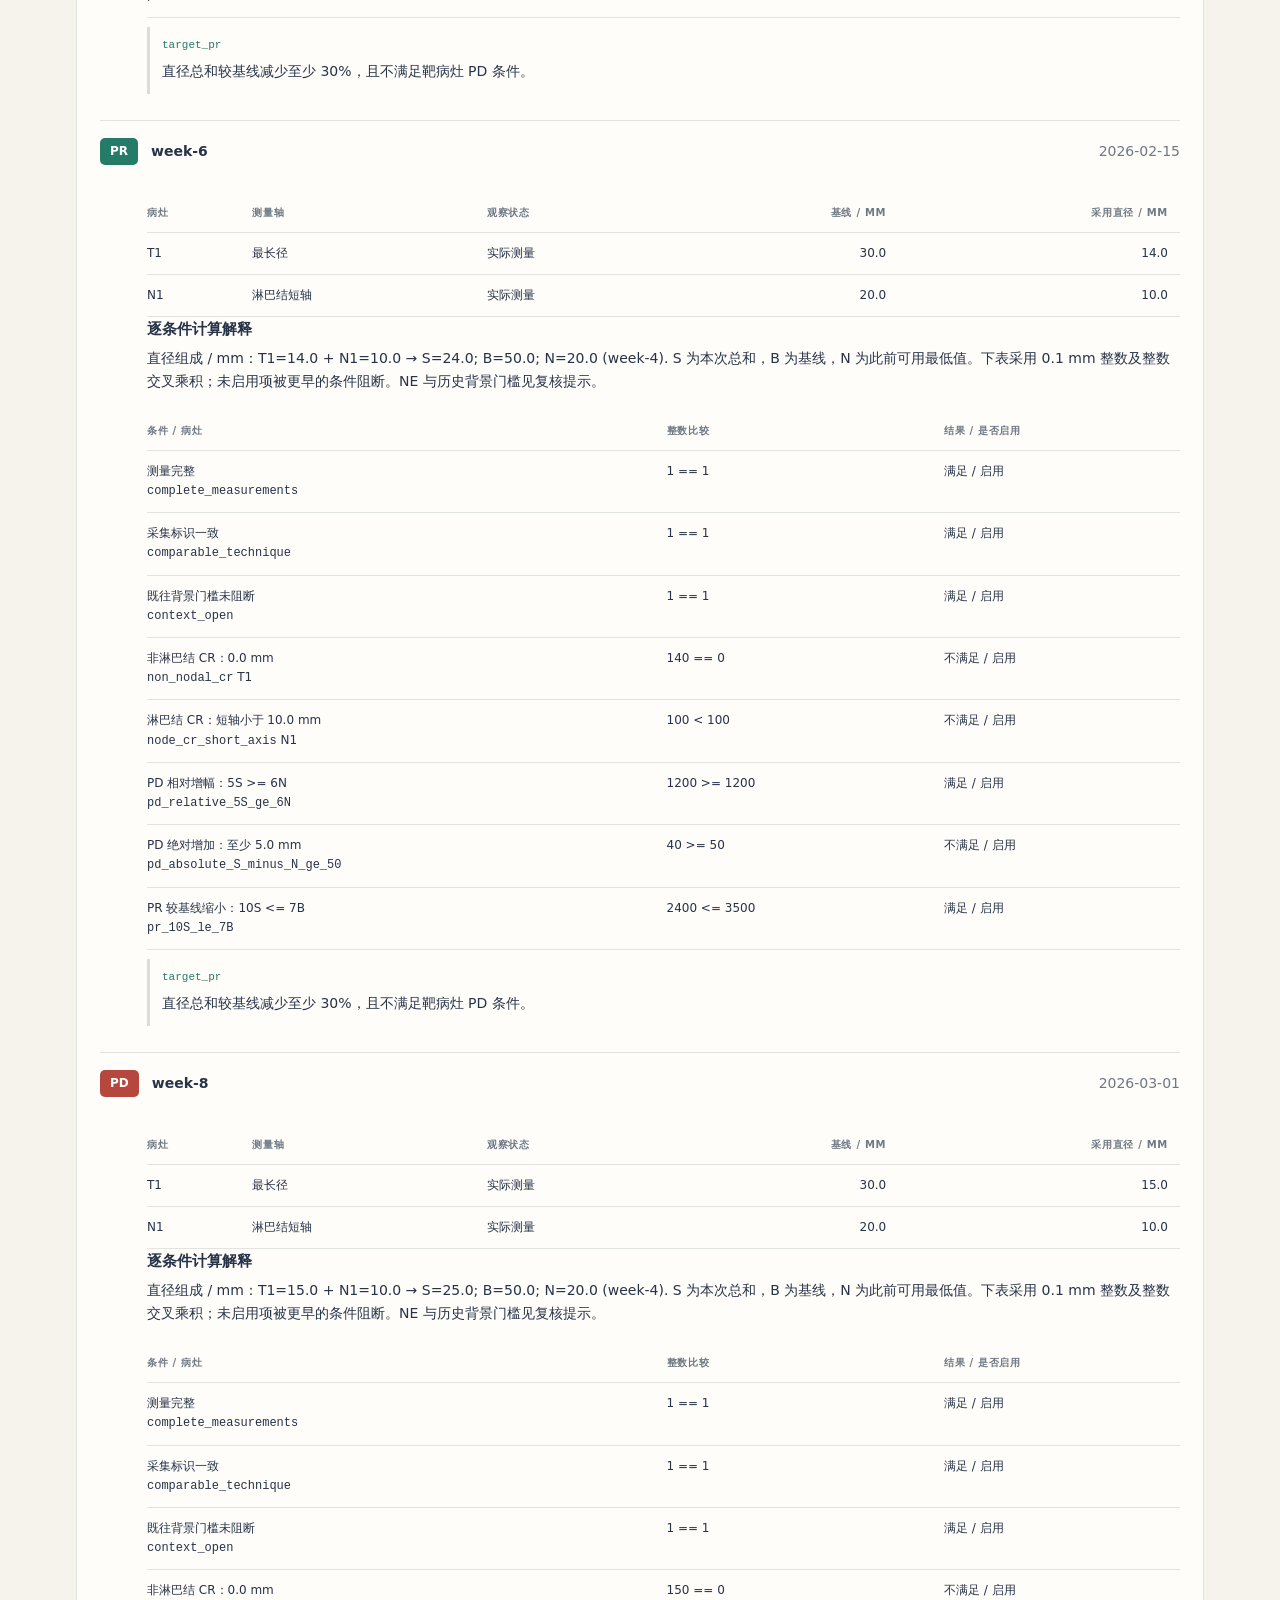
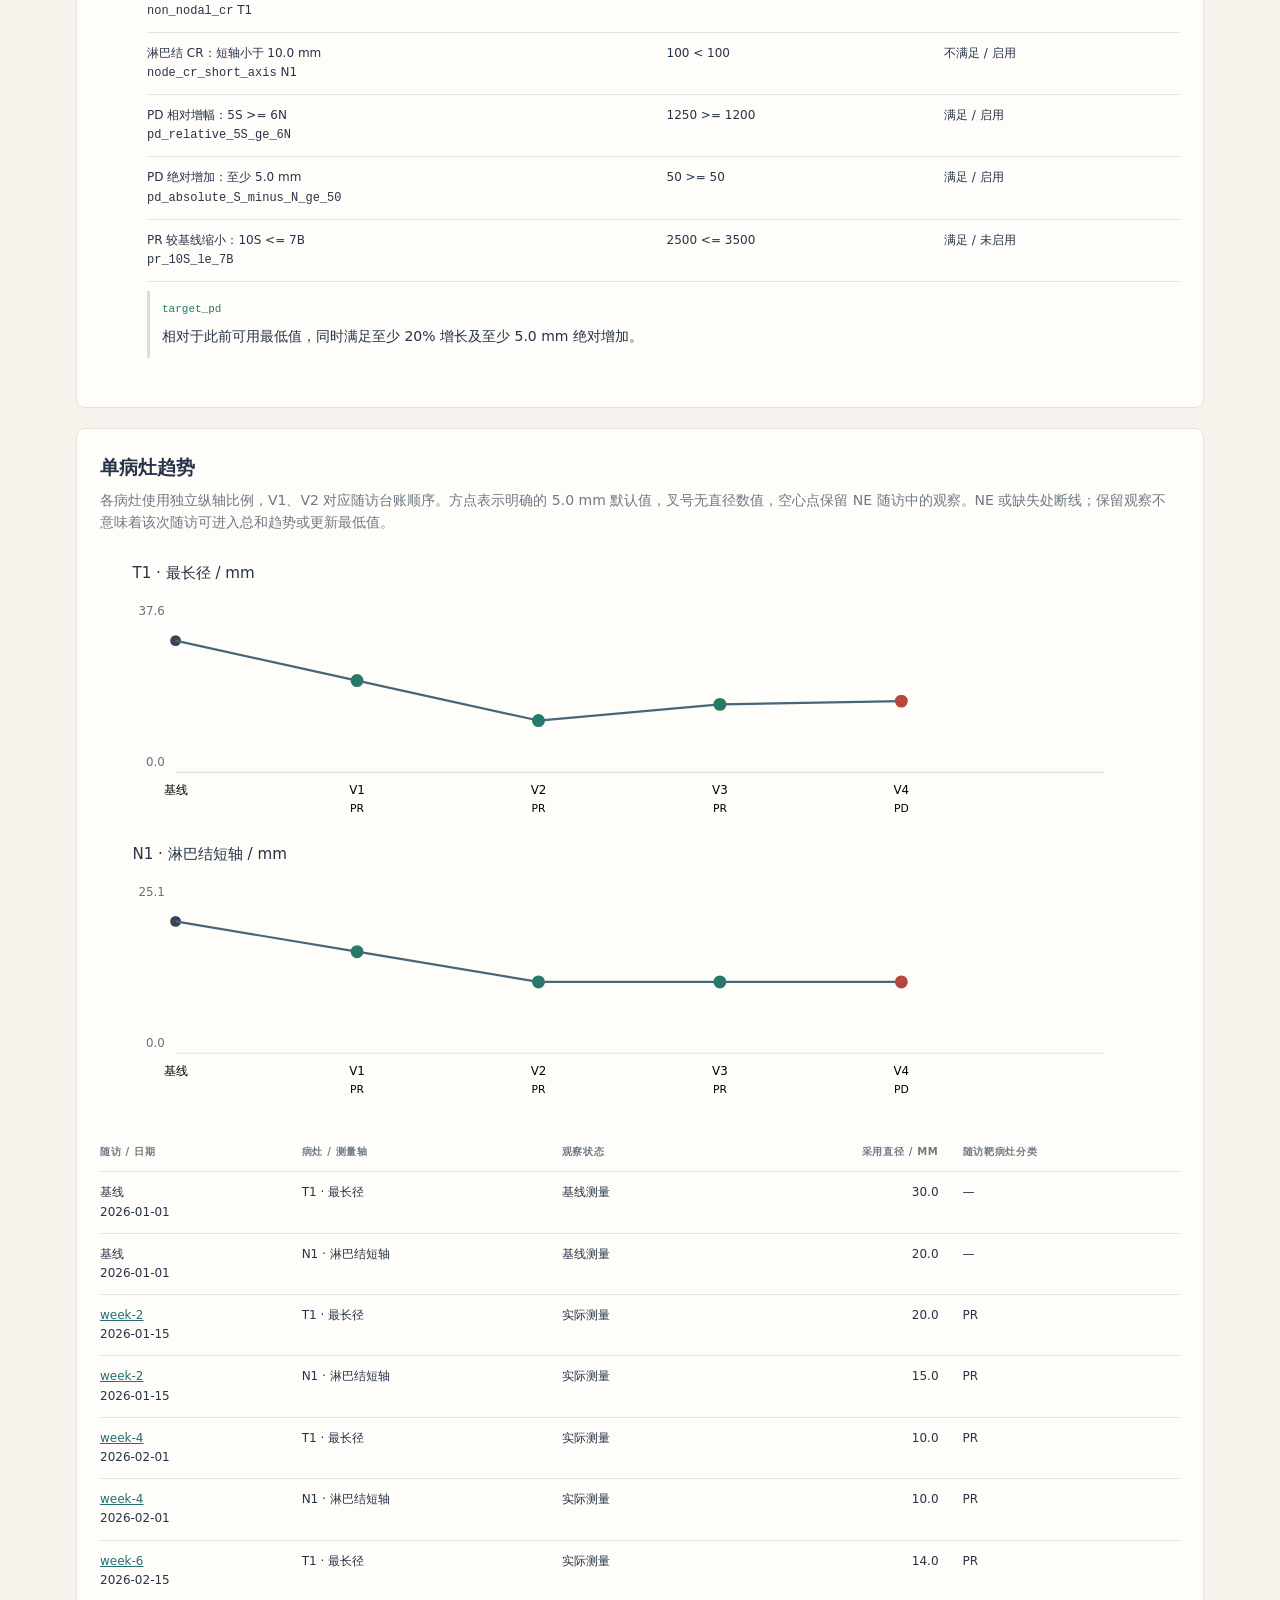
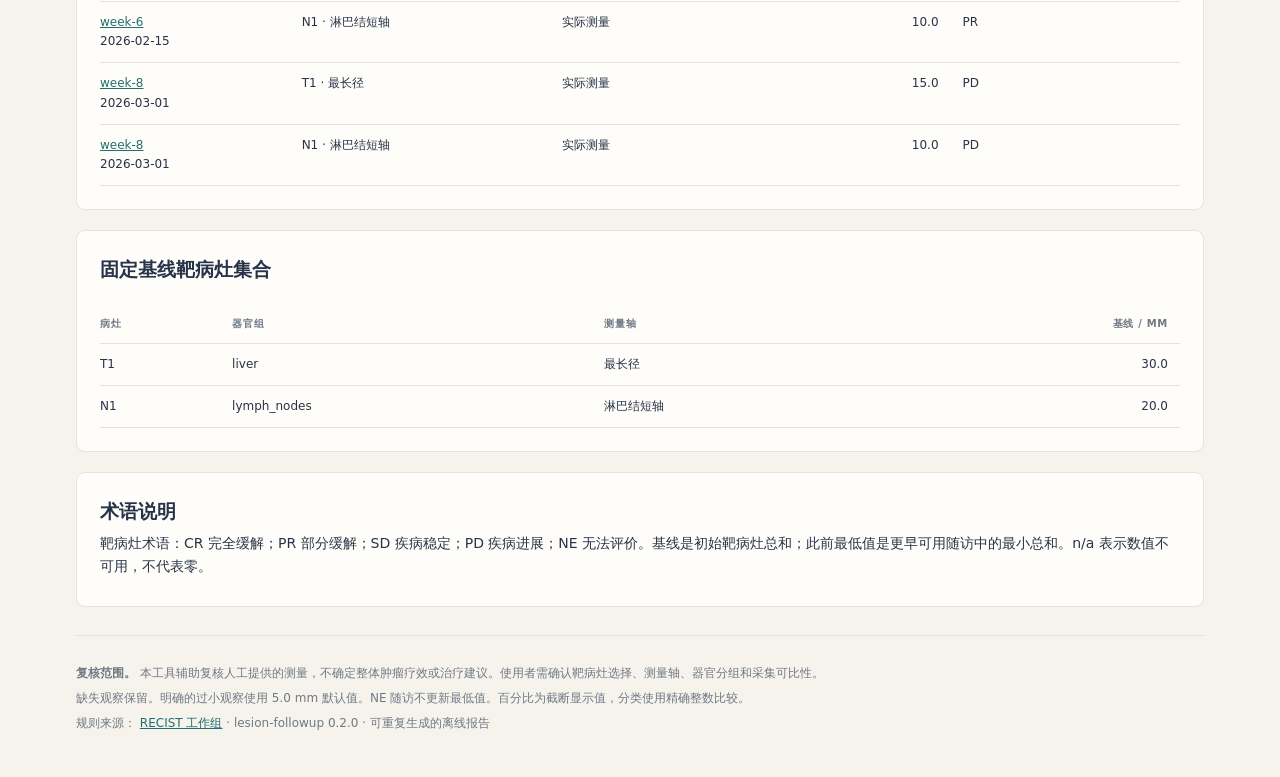
<file: examples/review.zh-CN.html>
<!doctype html><html lang="zh-CN"><head><meta charset="utf-8"><meta name="viewport" content="width=device-width,initial-scale=1"><meta http-equiv="Content-Security-Policy" content="default-src 'none'; style-src 'unsafe-inline'; img-src data:; base-uri 'none'; form-action 'none'"><title>靶病灶复核 · synthetic-target-followup</title><style>:root{color-scheme:light;--ink:#263348;--muted:#6e7984;--paper:#f6f3ed;--line:#e2e4df}*{box-sizing:border-box}body{margin:0;background:var(--paper);color:var(--ink);font-family:system-ui,-apple-system,"Segoe UI",sans-serif;font-size:14px;line-height:1.6}.wrap{max-width:1200px;margin:auto;padding:40px 36px 70px}.brand{font-size:11px;letter-spacing:2px;font-weight:750;color:#247b68}.mast{display:flex;gap:30px;justify-content:space-between;align-items:start;padding:20px 0 26px;border-bottom:1px solid var(--line)}h1{font-size:34px;letter-spacing:-1.2px;line-height:1.18;margin:0 0 12px}h2{font-size:19px;margin:0 0 6px}h3{font-size:15px;margin:0}p{margin:6px 0}.muted{color:var(--muted)}.tag,.badge{display:inline-block;border:1px solid var(--line);border-radius:5px;padding:4px 10px;font-size:11px;white-space:nowrap}.badge{font-weight:750;border:0;color:white;font-size:12px}.cards{display:grid;grid-template-columns:repeat(5,1fr);gap:12px;margin:24px 0}.card{display:block;background:#fffdf9;border:1px solid var(--line);border-radius:8px;padding:14px 18px;color:inherit;text-decoration:none}.card strong{display:block;font-size:29px;line-height:1.3}.card small{font-size:11px;letter-spacing:1px}.panel{background:#fffdf9;border:1px solid var(--line);border-radius:9px;padding:23px;margin-top:20px}.panel-head{display:flex;justify-content:space-between;gap:12px;align-items:center}.chart svg{width:100%;height:auto;margin-top:12px}.table-scroll{overflow:auto}table{border-collapse:collapse;width:100%;font-size:12px;margin-top:14px}th{text-align:left;color:var(--muted);font-size:10px;letter-spacing:.7px;text-transform:uppercase;font-weight:650}td,th{padding:11px 12px;border-bottom:1px solid var(--line);vertical-align:top}td:first-child,th:first-child{padding-left:0}td.num,th.num{text-align:right;font-variant-numeric:tabular-nums;white-space:nowrap}a{color:#246e70}details{border-top:1px solid var(--line);padding:17px 0}details:first-of-type{border-top:0}summary{cursor:pointer;display:flex;align-items:center;gap:13px}summary .grow{flex:1}.details-inner{margin:15px 0 0 47px}.finding{border-left:3px solid #d8dfdb;padding:5px 12px;margin:9px 0}.finding code{font-size:11px;color:#247b68}.notes{font-size:12px;color:var(--muted);border-top:1px solid var(--line);padding-top:22px;margin-top:28px}.meta{font-size:12px;text-align:right;max-width:290px;overflow-wrap:anywhere}.legend{display:flex;flex-wrap:wrap;gap:16px;font-size:11px;color:var(--muted)}.legend span:before{content:"";display:inline-block;width:7px;height:7px;border-radius:50%;background:var(--c);margin-right:6px}.study-id{overflow-wrap:anywhere}.notice{font-size:12px;background:#edf3f0;border-radius:6px;padding:11px 14px;margin-top:17px}tr:target,details:target{background:#edf3f0}code{overflow-wrap:anywhere}@media(max-width:700px){.wrap{padding:24px 16px}.mast{display:block}h1{font-size:27px}.meta{text-align:left;margin-top:16px}.cards{gap:6px}.card{padding:10px}.card strong{font-size:23px}.panel{padding:15px}.details-inner{margin-left:0}.panel-head{display:block}}@media print{body{background:white}.wrap{padding:0;max-width:none}.panel{break-inside:avoid}.cards{margin:15px 0}details{break-inside:avoid}details::details-content{content-visibility:visible}summary{list-style:none}a{color:inherit;text-decoration:none}}</style></head><body><main class="wrap"><div class="brand">LESION FOLLOWUP / 离线复核</div><header class="mast"><div><h1>靶病灶随访复核<br>基线、最低值与测量依据</h1><p class="muted">按时间顺序复核人工测量的 CT 靶病灶。</p></div><div class="meta"><span class="tag">RECIST 1.1 · 靶病灶子集</span><p class="study-id"><strong>synthetic-target-followup</strong></p><p>基线 2026-01-01<br>ct-venous-5mm · 5.0 mm 层厚</p></div></header><div class="notice">本报告仅提供靶病灶分类；非靶病灶、新病灶、确认评价和整体疗效需要额外评价。</div><nav class="cards" aria-label="靶病灶分类计数"><a class="card" href="#visits"><small>CR / 靶病灶</small><strong>0</strong></a><a class="card" href="#visit-0"><small>PR / 靶病灶</small><strong>3</strong></a><a class="card" href="#visits"><small>SD / 靶病灶</small><strong>0</strong></a><a class="card" href="#visit-3"><small>PD / 靶病灶</small><strong>1</strong></a><a class="card" href="#visits"><small>NE / 靶病灶</small><strong>0</strong></a></nav><section class="panel chart"><div class="panel-head"><div><h2>靶病灶总和趋势</h2><p class="muted">完整且可比的随访进入总和趋势；NE 随访断线。</p></div><span class="tag">直径总和 / mm</span></div><svg xmlns="http://www.w3.org/2000/svg" viewBox="0 0 1000 320" role="img" aria-labelledby="chart-title chart-desc"><title id="chart-title">靶病灶直径总和</title><desc id="chart-desc">基线与有序随访的靶病灶总和。NE 随访断线。下方虚线表示基线减少 30%，不代表整体疗效阈值。</desc><rect width="1000" height="320" fill="#fffdf9"/><line x1="70" y1="72" x2="930" y2="72" stroke="#7c8390" stroke-dasharray="5 5"/><text x="74" y="64" fill="#68717c" font-size="11">基线: 50.0 mm</text><line x1="70" y1="122" x2="930" y2="122" stroke="#b1b7ba" stroke-dasharray="5 5"/><text x="74" y="114" fill="#68717c" font-size="11">基线 -30%: 35.0 mm</text><line x1="70" y1="260" x2="930" y2="260" stroke="#d9dfe0"/><text x="18" y="25" fill="#68717c" font-size="12">mm</text><circle cx="70" cy="72" r="5" fill="#374357"/><text x="70" y="283" text-anchor="middle" font-size="11" fill="#68717c">基线</text><line x1="70" y1="72" x2="238" y2="122" stroke="#456778" stroke-width="2.5"/><circle cx="238" cy="122" r="6" fill="#247b68" tabindex="0"><title>week-2: 35.0 mm / PR</title></circle><text x="238" y="283" text-anchor="middle" fill="#485366" font-size="11">V1</text><text x="238" y="300" text-anchor="middle" fill="#247b68" font-size="11">PR</text><line x1="238" y1="122" x2="406" y2="172" stroke="#456778" stroke-width="2.5"/><circle cx="406" cy="172" r="6" fill="#247b68" tabindex="0"><title>week-4: 20.0 mm / PR</title></circle><text x="406" y="283" text-anchor="middle" fill="#485366" font-size="11">V2</text><text x="406" y="300" text-anchor="middle" fill="#247b68" font-size="11">PR</text><line x1="406" y1="172" x2="574" y2="159" stroke="#456778" stroke-width="2.5"/><circle cx="574" cy="159" r="6" fill="#247b68" tabindex="0"><title>week-6: 24.0 mm / PR</title></circle><text x="574" y="283" text-anchor="middle" fill="#485366" font-size="11">V3</text><text x="574" y="300" text-anchor="middle" fill="#247b68" font-size="11">PR</text><line x1="574" y1="159" x2="742" y2="156" stroke="#456778" stroke-width="2.5"/><circle cx="742" cy="156" r="6" fill="#b5473e" tabindex="0"><title>week-8: 25.0 mm / PD</title></circle><text x="742" y="283" text-anchor="middle" fill="#485366" font-size="11">V4</text><text x="742" y="300" text-anchor="middle" fill="#b5473e" font-size="11">PD</text></svg>
<div class="legend"><span style="--c:#6f4fa0">CR</span><span style="--c:#247b68">PR</span><span style="--c:#34748a">SD</span><span style="--c:#b5473e">PD</span><span style="--c:#787b83">NE / 断线</span></div></section><section class="panel"><h2>随访台账</h2><p class="muted">PR 以基线为参照；PD 以此前可用最低值为参照。</p><div class="table-scroll"><table><thead><tr><th>随访</th><th>靶病灶分类</th><th class="num">总和 / mm</th><th class="num">较基线</th><th class="num">此前最低值 / mm</th><th>最低值来源随访</th><th class="num">较最低值</th></tr></thead><tbody><tr><td><a href="#visit-0"><strong>week-2</strong></a><br><span class="muted">2026-01-15</span></td><td><span class="badge" style="background:#247b68">PR</span></td><td class="num">35.0</td><td class="num">-30.00%</td><td class="num">50.0</td><td>baseline</td><td class="num">-30.00%</td></tr><tr><td><a href="#visit-1"><strong>week-4</strong></a><br><span class="muted">2026-02-01</span></td><td><span class="badge" style="background:#247b68">PR</span></td><td class="num">20.0</td><td class="num">-60.00%</td><td class="num">35.0</td><td>week-2</td><td class="num">-42.85%</td></tr><tr><td><a href="#visit-2"><strong>week-6</strong></a><br><span class="muted">2026-02-15</span></td><td><span class="badge" style="background:#247b68">PR</span></td><td class="num">24.0</td><td class="num">-52.00%</td><td class="num">20.0</td><td>week-4</td><td class="num">+20.00%</td></tr><tr><td><a href="#visit-3"><strong>week-8</strong></a><br><span class="muted">2026-03-01</span></td><td><span class="badge" style="background:#b5473e">PD</span></td><td class="num">25.0</td><td class="num">-50.00%</td><td class="num">20.0</td><td>week-4</td><td class="num">+25.00%</td></tr></tbody></table></div></section><section class="panel" id="visits"><h2>测量依据</h2><p class="muted">展开随访查看各靶病灶观察与规则分支。</p><details id="visit-0" open><summary><span class="badge" style="background:#247b68">PR</span><strong class="grow">week-2</strong><span class="muted">2026-01-15</span></summary><div class="details-inner"><div class="table-scroll"><table><thead><tr><th>病灶</th><th>测量轴</th><th>观察状态</th><th class="num">基线 / mm</th><th class="num">采用直径 / mm</th></tr></thead><tbody><tr><td>T1</td><td>最长径</td><td>实际测量</td><td class="num">30.0</td><td class="num">20.0</td></tr><tr><td>N1</td><td>淋巴结短轴</td><td>实际测量</td><td class="num">20.0</td><td class="num">15.0</td></tr></tbody></table></div><h3>逐条件计算解释</h3><p>直径组成 / mm：T1=20.0 + N1=15.0 → S=35.0; B=50.0; N=50.0 (baseline). S 为本次总和，B 为基线，N 为此前可用最低值。下表采用 0.1 mm 整数及整数交叉乘积；未启用项被更早的条件阻断。NE 与历史背景门槛见复核提示。</p><div class="table-scroll"><table><thead><tr><th>条件 / 病灶</th><th>整数比较</th><th>结果 / 是否启用</th></tr></thead><tbody><tr><td>测量完整<br><code>complete_measurements</code> </td><td>1 == 1</td><td>满足 / 启用</td></tr><tr><td>采集标识一致<br><code>comparable_technique</code> </td><td>1 == 1</td><td>满足 / 启用</td></tr><tr><td>既往背景门槛未阻断<br><code>context_open</code> </td><td>1 == 1</td><td>满足 / 启用</td></tr><tr><td>非淋巴结 CR：0.0 mm<br><code>non_nodal_cr</code> T1</td><td>200 == 0</td><td>不满足 / 启用</td></tr><tr><td>淋巴结 CR：短轴小于 10.0 mm<br><code>node_cr_short_axis</code> N1</td><td>150 &lt; 100</td><td>不满足 / 启用</td></tr><tr><td>PD 相对增幅：5S &gt;= 6N<br><code>pd_relative_5S_ge_6N</code> </td><td>1750 &gt;= 3000</td><td>不满足 / 启用</td></tr><tr><td>PD 绝对增加：至少 5.0 mm<br><code>pd_absolute_S_minus_N_ge_50</code> </td><td>-150 &gt;= 50</td><td>不满足 / 启用</td></tr><tr><td>PR 较基线缩小：10S &lt;= 7B<br><code>pr_10S_le_7B</code> </td><td>3500 &lt;= 3500</td><td>满足 / 启用</td></tr></tbody></table></div><div class="finding"><code>target_pr</code><p>直径总和较基线减少至少 30%，且不满足靶病灶 PD 条件。</p></div></div></details><details id="visit-1" open><summary><span class="badge" style="background:#247b68">PR</span><strong class="grow">week-4</strong><span class="muted">2026-02-01</span></summary><div class="details-inner"><div class="table-scroll"><table><thead><tr><th>病灶</th><th>测量轴</th><th>观察状态</th><th class="num">基线 / mm</th><th class="num">采用直径 / mm</th></tr></thead><tbody><tr><td>T1</td><td>最长径</td><td>实际测量</td><td class="num">30.0</td><td class="num">10.0</td></tr><tr><td>N1</td><td>淋巴结短轴</td><td>实际测量</td><td class="num">20.0</td><td class="num">10.0</td></tr></tbody></table></div><h3>逐条件计算解释</h3><p>直径组成 / mm：T1=10.0 + N1=10.0 → S=20.0; B=50.0; N=35.0 (week-2). S 为本次总和，B 为基线，N 为此前可用最低值。下表采用 0.1 mm 整数及整数交叉乘积；未启用项被更早的条件阻断。NE 与历史背景门槛见复核提示。</p><div class="table-scroll"><table><thead><tr><th>条件 / 病灶</th><th>整数比较</th><th>结果 / 是否启用</th></tr></thead><tbody><tr><td>测量完整<br><code>complete_measurements</code> </td><td>1 == 1</td><td>满足 / 启用</td></tr><tr><td>采集标识一致<br><code>comparable_technique</code> </td><td>1 == 1</td><td>满足 / 启用</td></tr><tr><td>既往背景门槛未阻断<br><code>context_open</code> </td><td>1 == 1</td><td>满足 / 启用</td></tr><tr><td>非淋巴结 CR：0.0 mm<br><code>non_nodal_cr</code> T1</td><td>100 == 0</td><td>不满足 / 启用</td></tr><tr><td>淋巴结 CR：短轴小于 10.0 mm<br><code>node_cr_short_axis</code> N1</td><td>100 &lt; 100</td><td>不满足 / 启用</td></tr><tr><td>PD 相对增幅：5S &gt;= 6N<br><code>pd_relative_5S_ge_6N</code> </td><td>1000 &gt;= 2100</td><td>不满足 / 启用</td></tr><tr><td>PD 绝对增加：至少 5.0 mm<br><code>pd_absolute_S_minus_N_ge_50</code> </td><td>-150 &gt;= 50</td><td>不满足 / 启用</td></tr><tr><td>PR 较基线缩小：10S &lt;= 7B<br><code>pr_10S_le_7B</code> </td><td>2000 &lt;= 3500</td><td>满足 / 启用</td></tr></tbody></table></div><div class="finding"><code>target_pr</code><p>直径总和较基线减少至少 30%，且不满足靶病灶 PD 条件。</p></div></div></details><details id="visit-2" open><summary><span class="badge" style="background:#247b68">PR</span><strong class="grow">week-6</strong><span class="muted">2026-02-15</span></summary><div class="details-inner"><div class="table-scroll"><table><thead><tr><th>病灶</th><th>测量轴</th><th>观察状态</th><th class="num">基线 / mm</th><th class="num">采用直径 / mm</th></tr></thead><tbody><tr><td>T1</td><td>最长径</td><td>实际测量</td><td class="num">30.0</td><td class="num">14.0</td></tr><tr><td>N1</td><td>淋巴结短轴</td><td>实际测量</td><td class="num">20.0</td><td class="num">10.0</td></tr></tbody></table></div><h3>逐条件计算解释</h3><p>直径组成 / mm：T1=14.0 + N1=10.0 → S=24.0; B=50.0; N=20.0 (week-4). S 为本次总和，B 为基线，N 为此前可用最低值。下表采用 0.1 mm 整数及整数交叉乘积；未启用项被更早的条件阻断。NE 与历史背景门槛见复核提示。</p><div class="table-scroll"><table><thead><tr><th>条件 / 病灶</th><th>整数比较</th><th>结果 / 是否启用</th></tr></thead><tbody><tr><td>测量完整<br><code>complete_measurements</code> </td><td>1 == 1</td><td>满足 / 启用</td></tr><tr><td>采集标识一致<br><code>comparable_technique</code> </td><td>1 == 1</td><td>满足 / 启用</td></tr><tr><td>既往背景门槛未阻断<br><code>context_open</code> </td><td>1 == 1</td><td>满足 / 启用</td></tr><tr><td>非淋巴结 CR：0.0 mm<br><code>non_nodal_cr</code> T1</td><td>140 == 0</td><td>不满足 / 启用</td></tr><tr><td>淋巴结 CR：短轴小于 10.0 mm<br><code>node_cr_short_axis</code> N1</td><td>100 &lt; 100</td><td>不满足 / 启用</td></tr><tr><td>PD 相对增幅：5S &gt;= 6N<br><code>pd_relative_5S_ge_6N</code> </td><td>1200 &gt;= 1200</td><td>满足 / 启用</td></tr><tr><td>PD 绝对增加：至少 5.0 mm<br><code>pd_absolute_S_minus_N_ge_50</code> </td><td>40 &gt;= 50</td><td>不满足 / 启用</td></tr><tr><td>PR 较基线缩小：10S &lt;= 7B<br><code>pr_10S_le_7B</code> </td><td>2400 &lt;= 3500</td><td>满足 / 启用</td></tr></tbody></table></div><div class="finding"><code>target_pr</code><p>直径总和较基线减少至少 30%，且不满足靶病灶 PD 条件。</p></div></div></details><details id="visit-3" open><summary><span class="badge" style="background:#b5473e">PD</span><strong class="grow">week-8</strong><span class="muted">2026-03-01</span></summary><div class="details-inner"><div class="table-scroll"><table><thead><tr><th>病灶</th><th>测量轴</th><th>观察状态</th><th class="num">基线 / mm</th><th class="num">采用直径 / mm</th></tr></thead><tbody><tr><td>T1</td><td>最长径</td><td>实际测量</td><td class="num">30.0</td><td class="num">15.0</td></tr><tr><td>N1</td><td>淋巴结短轴</td><td>实际测量</td><td class="num">20.0</td><td class="num">10.0</td></tr></tbody></table></div><h3>逐条件计算解释</h3><p>直径组成 / mm：T1=15.0 + N1=10.0 → S=25.0; B=50.0; N=20.0 (week-4). S 为本次总和，B 为基线，N 为此前可用最低值。下表采用 0.1 mm 整数及整数交叉乘积；未启用项被更早的条件阻断。NE 与历史背景门槛见复核提示。</p><div class="table-scroll"><table><thead><tr><th>条件 / 病灶</th><th>整数比较</th><th>结果 / 是否启用</th></tr></thead><tbody><tr><td>测量完整<br><code>complete_measurements</code> </td><td>1 == 1</td><td>满足 / 启用</td></tr><tr><td>采集标识一致<br><code>comparable_technique</code> </td><td>1 == 1</td><td>满足 / 启用</td></tr><tr><td>既往背景门槛未阻断<br><code>context_open</code> </td><td>1 == 1</td><td>满足 / 启用</td></tr><tr><td>非淋巴结 CR：0.0 mm<br><code>non_nodal_cr</code> T1</td><td>150 == 0</td><td>不满足 / 启用</td></tr><tr><td>淋巴结 CR：短轴小于 10.0 mm<br><code>node_cr_short_axis</code> N1</td><td>100 &lt; 100</td><td>不满足 / 启用</td></tr><tr><td>PD 相对增幅：5S &gt;= 6N<br><code>pd_relative_5S_ge_6N</code> </td><td>1250 &gt;= 1200</td><td>满足 / 启用</td></tr><tr><td>PD 绝对增加：至少 5.0 mm<br><code>pd_absolute_S_minus_N_ge_50</code> </td><td>50 &gt;= 50</td><td>满足 / 启用</td></tr><tr><td>PR 较基线缩小：10S &lt;= 7B<br><code>pr_10S_le_7B</code> </td><td>2500 &lt;= 3500</td><td>满足 / 未启用</td></tr></tbody></table></div><div class="finding"><code>target_pd</code><p>相对于此前可用最低值，同时满足至少 20% 增长及至少 5.0 mm 绝对增加。</p></div></div></details></section><section class="panel chart" id="lesion-trends"><h2>单病灶趋势</h2><p class="muted">各病灶使用独立纵轴比例，V1、V2 对应随访台账顺序。方点表示明确的 5.0 mm 默认值，叉号无直径数值，空心点保留 NE 随访中的观察。NE 或缺失处断线；保留观察不意味着该次随访可进入总和趋势或更新最低值。</p><svg xmlns="http://www.w3.org/2000/svg" viewBox="0 0 1000 520" role="img" aria-labelledby="lesion-trends-title"><title id="lesion-trends-title">单病灶观察趋势</title><g data-lesion-id="T1"><text x="30" y="25" font-size="14" fill="#263348">T1 · 最长径 / mm</text><line x1="70" y1="205" x2="930" y2="205" stroke="#d9dfe0"/><text x="60" y="59" text-anchor="end" font-size="11" fill="#68717c">37.6</text><text x="60" y="199" text-anchor="end" font-size="11" fill="#68717c">0.0</text><circle data-state="baseline" cx="70" cy="83" r="5" fill="#374357"><title>基线: 30.0 mm</title></circle><text x="70" y="225" text-anchor="middle" font-size="11">基线</text><line x1="70" y1="83" x2="238" y2="120" stroke="#456778" stroke-width="2"/><circle data-visit-id="week-2" data-state="measured" data-visit-response="PR" data-effective-mm="20.0" cx="238" cy="120" r="5" fill="#247b68" stroke="#247b68" stroke-width="2"><title>week-2 · 实际测量 · 随访靶病灶分类: PR: 20.0 mm</title></circle><text x="238" y="225" text-anchor="middle" font-size="11">V1</text><text x="238" y="242" text-anchor="middle" font-size="10">PR</text><line x1="238" y1="120" x2="406" y2="157" stroke="#456778" stroke-width="2"/><circle data-visit-id="week-4" data-state="measured" data-visit-response="PR" data-effective-mm="10.0" cx="406" cy="157" r="5" fill="#247b68" stroke="#247b68" stroke-width="2"><title>week-4 · 实际测量 · 随访靶病灶分类: PR: 10.0 mm</title></circle><text x="406" y="225" text-anchor="middle" font-size="11">V2</text><text x="406" y="242" text-anchor="middle" font-size="10">PR</text><line x1="406" y1="157" x2="574" y2="142" stroke="#456778" stroke-width="2"/><circle data-visit-id="week-6" data-state="measured" data-visit-response="PR" data-effective-mm="14.0" cx="574" cy="142" r="5" fill="#247b68" stroke="#247b68" stroke-width="2"><title>week-6 · 实际测量 · 随访靶病灶分类: PR: 14.0 mm</title></circle><text x="574" y="225" text-anchor="middle" font-size="11">V3</text><text x="574" y="242" text-anchor="middle" font-size="10">PR</text><line x1="574" y1="142" x2="742" y2="139" stroke="#456778" stroke-width="2"/><circle data-visit-id="week-8" data-state="measured" data-visit-response="PD" data-effective-mm="15.0" cx="742" cy="139" r="5" fill="#b5473e" stroke="#b5473e" stroke-width="2"><title>week-8 · 实际测量 · 随访靶病灶分类: PD: 15.0 mm</title></circle><text x="742" y="225" text-anchor="middle" font-size="11">V4</text><text x="742" y="242" text-anchor="middle" font-size="10">PD</text></g><g data-lesion-id="N1"><text x="30" y="285" font-size="14" fill="#263348">N1 · 淋巴结短轴 / mm</text><line x1="70" y1="465" x2="930" y2="465" stroke="#d9dfe0"/><text x="60" y="319" text-anchor="end" font-size="11" fill="#68717c">25.1</text><text x="60" y="459" text-anchor="end" font-size="11" fill="#68717c">0.0</text><circle data-state="baseline" cx="70" cy="343" r="5" fill="#374357"><title>基线: 20.0 mm</title></circle><text x="70" y="485" text-anchor="middle" font-size="11">基线</text><line x1="70" y1="343" x2="238" y2="371" stroke="#456778" stroke-width="2"/><circle data-visit-id="week-2" data-state="measured" data-visit-response="PR" data-effective-mm="15.0" cx="238" cy="371" r="5" fill="#247b68" stroke="#247b68" stroke-width="2"><title>week-2 · 实际测量 · 随访靶病灶分类: PR: 15.0 mm</title></circle><text x="238" y="485" text-anchor="middle" font-size="11">V1</text><text x="238" y="502" text-anchor="middle" font-size="10">PR</text><line x1="238" y1="371" x2="406" y2="399" stroke="#456778" stroke-width="2"/><circle data-visit-id="week-4" data-state="measured" data-visit-response="PR" data-effective-mm="10.0" cx="406" cy="399" r="5" fill="#247b68" stroke="#247b68" stroke-width="2"><title>week-4 · 实际测量 · 随访靶病灶分类: PR: 10.0 mm</title></circle><text x="406" y="485" text-anchor="middle" font-size="11">V2</text><text x="406" y="502" text-anchor="middle" font-size="10">PR</text><line x1="406" y1="399" x2="574" y2="399" stroke="#456778" stroke-width="2"/><circle data-visit-id="week-6" data-state="measured" data-visit-response="PR" data-effective-mm="10.0" cx="574" cy="399" r="5" fill="#247b68" stroke="#247b68" stroke-width="2"><title>week-6 · 实际测量 · 随访靶病灶分类: PR: 10.0 mm</title></circle><text x="574" y="485" text-anchor="middle" font-size="11">V3</text><text x="574" y="502" text-anchor="middle" font-size="10">PR</text><line x1="574" y1="399" x2="742" y2="399" stroke="#456778" stroke-width="2"/><circle data-visit-id="week-8" data-state="measured" data-visit-response="PD" data-effective-mm="10.0" cx="742" cy="399" r="5" fill="#b5473e" stroke="#b5473e" stroke-width="2"><title>week-8 · 实际测量 · 随访靶病灶分类: PD: 10.0 mm</title></circle><text x="742" y="485" text-anchor="middle" font-size="11">V4</text><text x="742" y="502" text-anchor="middle" font-size="10">PD</text></g></svg>
<div class="table-scroll"><table><thead><tr><th>随访 / 日期</th><th>病灶 / 测量轴</th><th>观察状态</th><th class="num">采用直径 / mm</th><th>随访靶病灶分类</th></tr></thead><tbody><tr><td>基线<br>2026-01-01</td><td>T1 · 最长径</td><td>基线测量</td><td class="num">30.0</td><td>—</td></tr><tr><td>基线<br>2026-01-01</td><td>N1 · 淋巴结短轴</td><td>基线测量</td><td class="num">20.0</td><td>—</td></tr><tr><td><a href="#visit-0">week-2</a><br>2026-01-15</td><td>T1 · 最长径</td><td>实际测量</td><td class="num">20.0</td><td>PR</td></tr><tr><td><a href="#visit-0">week-2</a><br>2026-01-15</td><td>N1 · 淋巴结短轴</td><td>实际测量</td><td class="num">15.0</td><td>PR</td></tr><tr><td><a href="#visit-1">week-4</a><br>2026-02-01</td><td>T1 · 最长径</td><td>实际测量</td><td class="num">10.0</td><td>PR</td></tr><tr><td><a href="#visit-1">week-4</a><br>2026-02-01</td><td>N1 · 淋巴结短轴</td><td>实际测量</td><td class="num">10.0</td><td>PR</td></tr><tr><td><a href="#visit-2">week-6</a><br>2026-02-15</td><td>T1 · 最长径</td><td>实际测量</td><td class="num">14.0</td><td>PR</td></tr><tr><td><a href="#visit-2">week-6</a><br>2026-02-15</td><td>N1 · 淋巴结短轴</td><td>实际测量</td><td class="num">10.0</td><td>PR</td></tr><tr><td><a href="#visit-3">week-8</a><br>2026-03-01</td><td>T1 · 最长径</td><td>实际测量</td><td class="num">15.0</td><td>PD</td></tr><tr><td><a href="#visit-3">week-8</a><br>2026-03-01</td><td>N1 · 淋巴结短轴</td><td>实际测量</td><td class="num">10.0</td><td>PD</td></tr></tbody></table></div></section><section class="panel"><h2>固定基线靶病灶集合</h2><div class="table-scroll"><table><thead><tr><th>病灶</th><th>器官组</th><th>测量轴</th><th class="num">基线 / mm</th></tr></thead><tbody><tr><td>T1</td><td>liver</td><td>最长径</td><td class="num">30.0</td></tr><tr><td>N1</td><td>lymph_nodes</td><td>淋巴结短轴</td><td class="num">20.0</td></tr></tbody></table></div></section><section class="panel"><h2>术语说明</h2><p>靶病灶术语：CR 完全缓解；PR 部分缓解；SD 疾病稳定；PD 疾病进展；NE 无法评价。基线是初始靶病灶总和；此前最低值是更早可用随访中的最小总和。n/a 表示数值不可用，不代表零。</p></section><footer class="notes"><p><strong>复核范围。</strong> 本工具辅助复核人工提供的测量，不确定整体肿瘤疗效或治疗建议。使用者需确认靶病灶选择、测量轴、器官分组和采集可比性。</p><p>缺失观察保留。明确的过小观察使用 5.0 mm 默认值。NE 随访不更新最低值。百分比为截断显示值，分类使用精确整数比较。</p><p>规则来源： <a href="https://recist.eortc.org/recist-1-1/">RECIST 工作组</a> · lesion-followup 0.2.0 · 可重复生成的离线报告</p></footer></main></body></html>
</file>
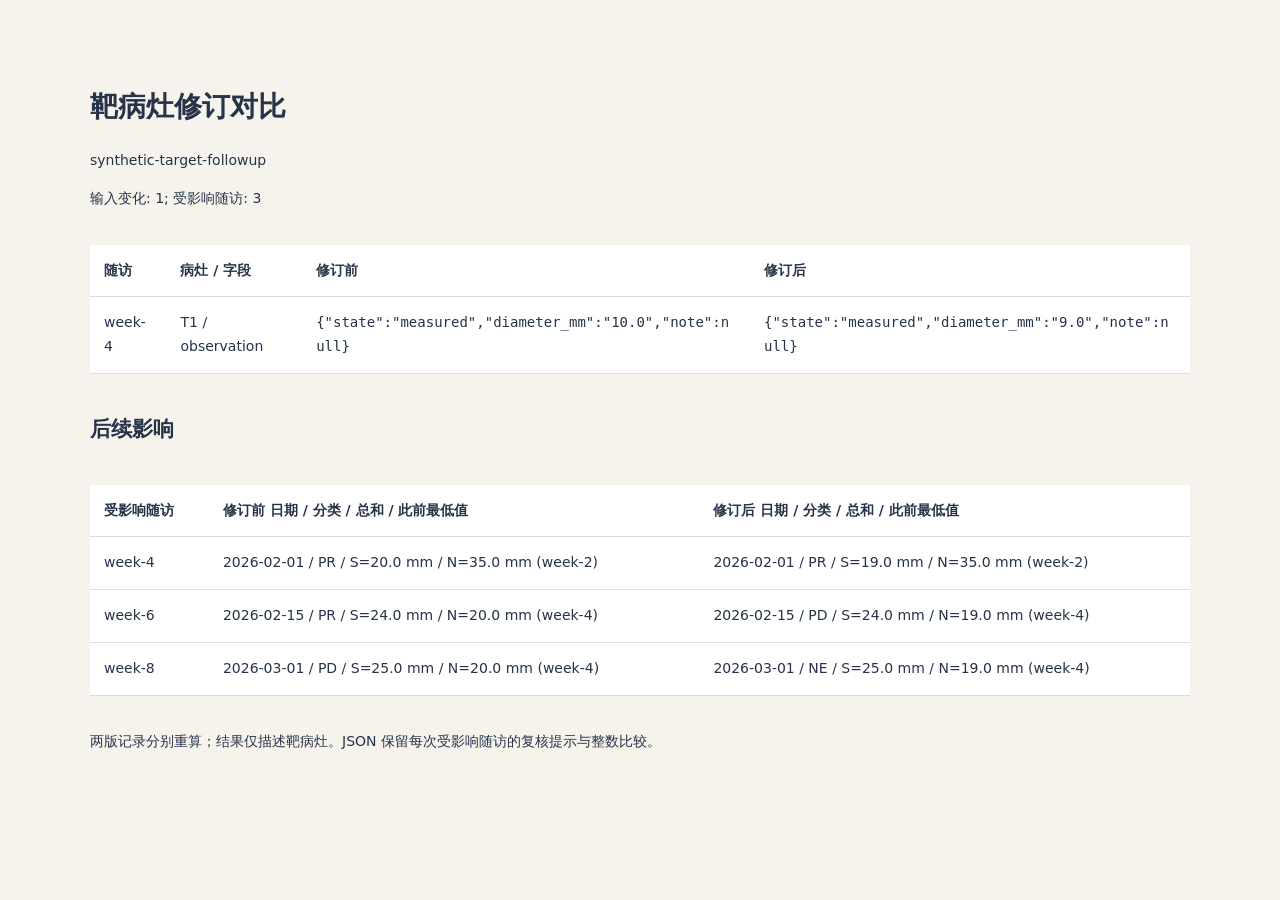
<file: examples/revision.zh-CN.html>
<!doctype html><html lang="zh-CN"><meta charset="utf-8"><meta name="viewport" content="width=device-width,initial-scale=1"><title>修订对比</title><style>body{max-width:1100px;margin:40px auto;padding:24px;font:14px/1.7 system-ui;background:#f6f3ed;color:#263348}.scroll{overflow:auto}table{width:100%;border-collapse:collapse;background:white;margin:20px 0}td,th{padding:14px;border-bottom:1px solid #ddd;text-align:left;overflow-wrap:anywhere}code{white-space:pre-wrap}h1{font-size:28px}</style><h1>靶病灶修订对比</h1><p>synthetic-target-followup</p><p>输入变化: 1; 受影响随访: 3</p><div class="scroll"><table><thead><tr><th>随访</th><th>病灶 / 字段</th><th>修订前</th><th>修订后</th></tr></thead><tbody><tr><td>week-4</td><td>T1 / observation</td><td><code>{&quot;state&quot;:&quot;measured&quot;,&quot;diameter_mm&quot;:&quot;10.0&quot;,&quot;note&quot;:null}</code></td><td><code>{&quot;state&quot;:&quot;measured&quot;,&quot;diameter_mm&quot;:&quot;9.0&quot;,&quot;note&quot;:null}</code></td></tr></tbody></table></div><h2>后续影响</h2><div class="scroll"><table><thead><tr><th>受影响随访</th><th>修订前 日期 / 分类 / 总和 / 此前最低值</th><th>修订后 日期 / 分类 / 总和 / 此前最低值</th></tr></thead><tbody><tr><td>week-4</td><td>2026-02-01 / PR / S=20.0 mm / N=35.0 mm (week-2)</td><td>2026-02-01 / PR / S=19.0 mm / N=35.0 mm (week-2)</td></tr><tr><td>week-6</td><td>2026-02-15 / PR / S=24.0 mm / N=20.0 mm (week-4)</td><td>2026-02-15 / PD / S=24.0 mm / N=19.0 mm (week-4)</td></tr><tr><td>week-8</td><td>2026-03-01 / PD / S=25.0 mm / N=20.0 mm (week-4)</td><td>2026-03-01 / NE / S=25.0 mm / N=19.0 mm (week-4)</td></tr></tbody></table></div><p>两版记录分别重算；结果仅描述靶病灶。JSON 保留每次受影响随访的复核提示与整数比较。</p></html>
</file>
